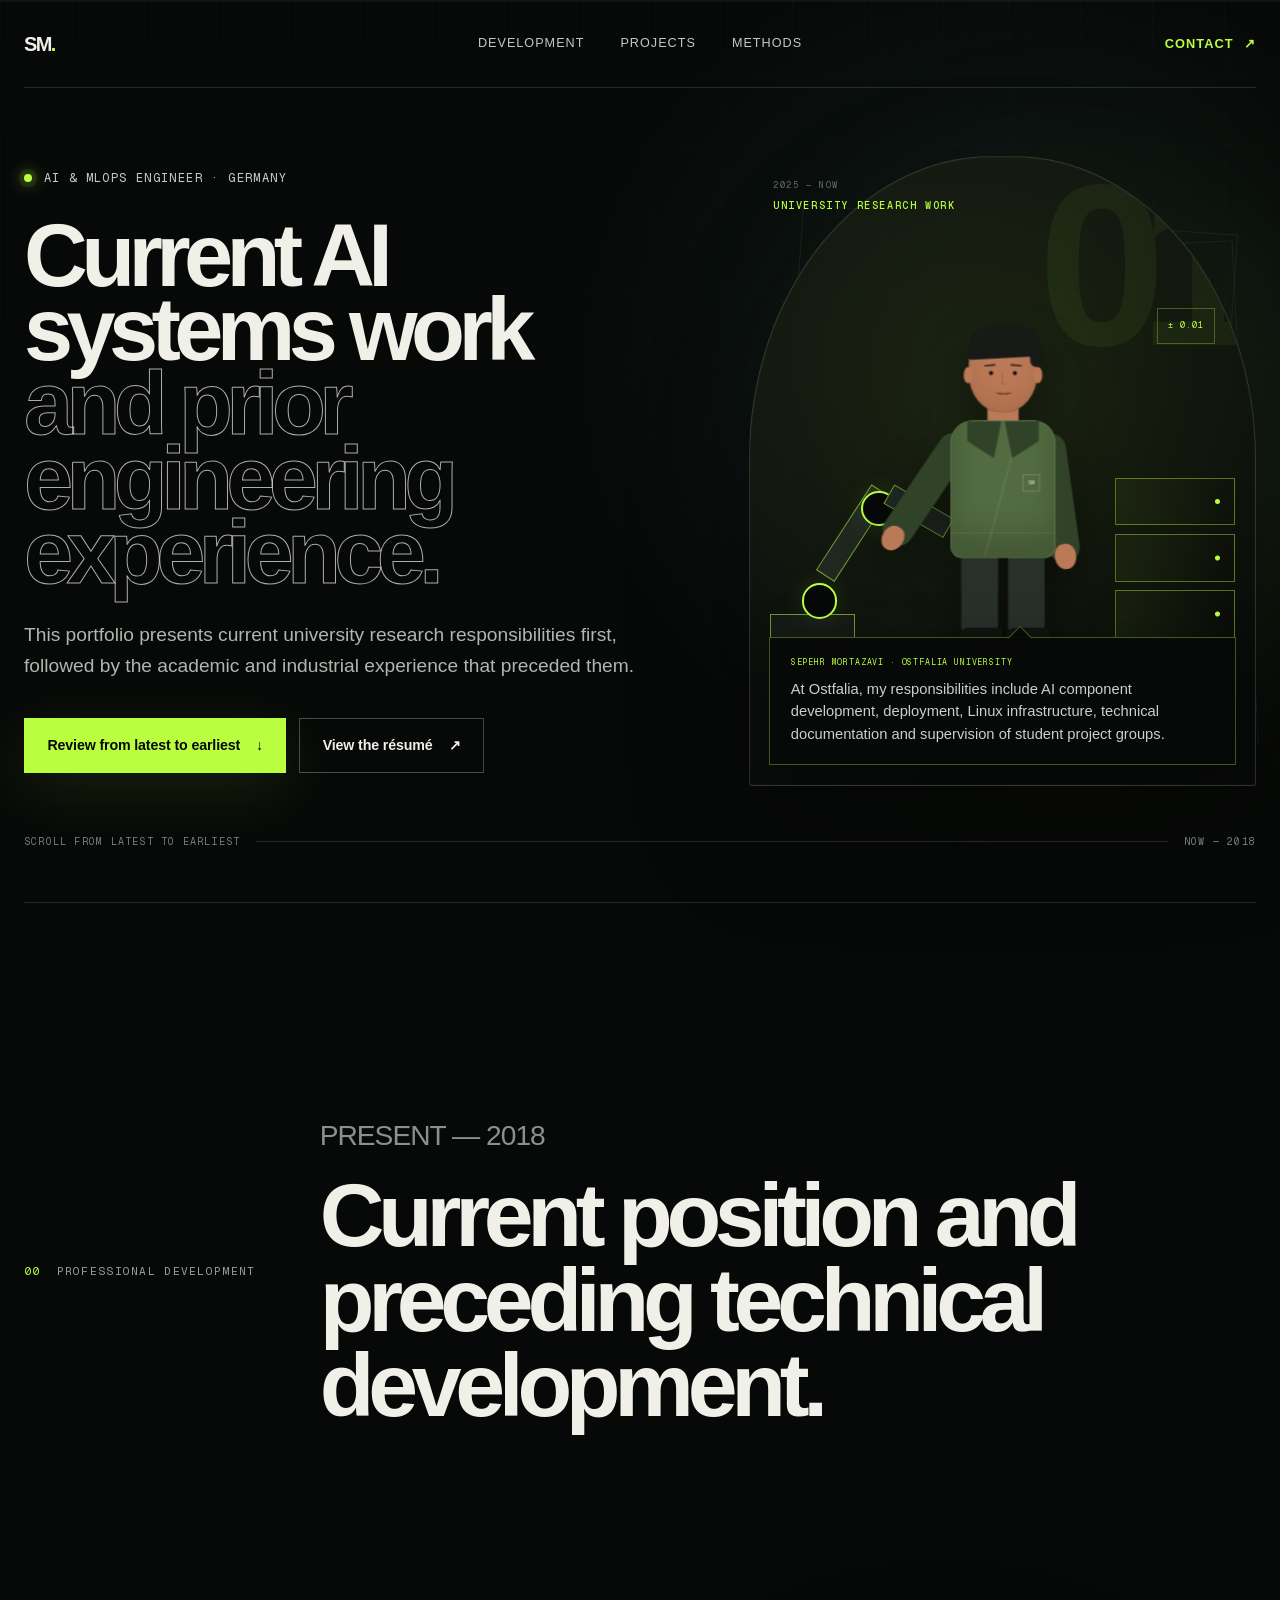
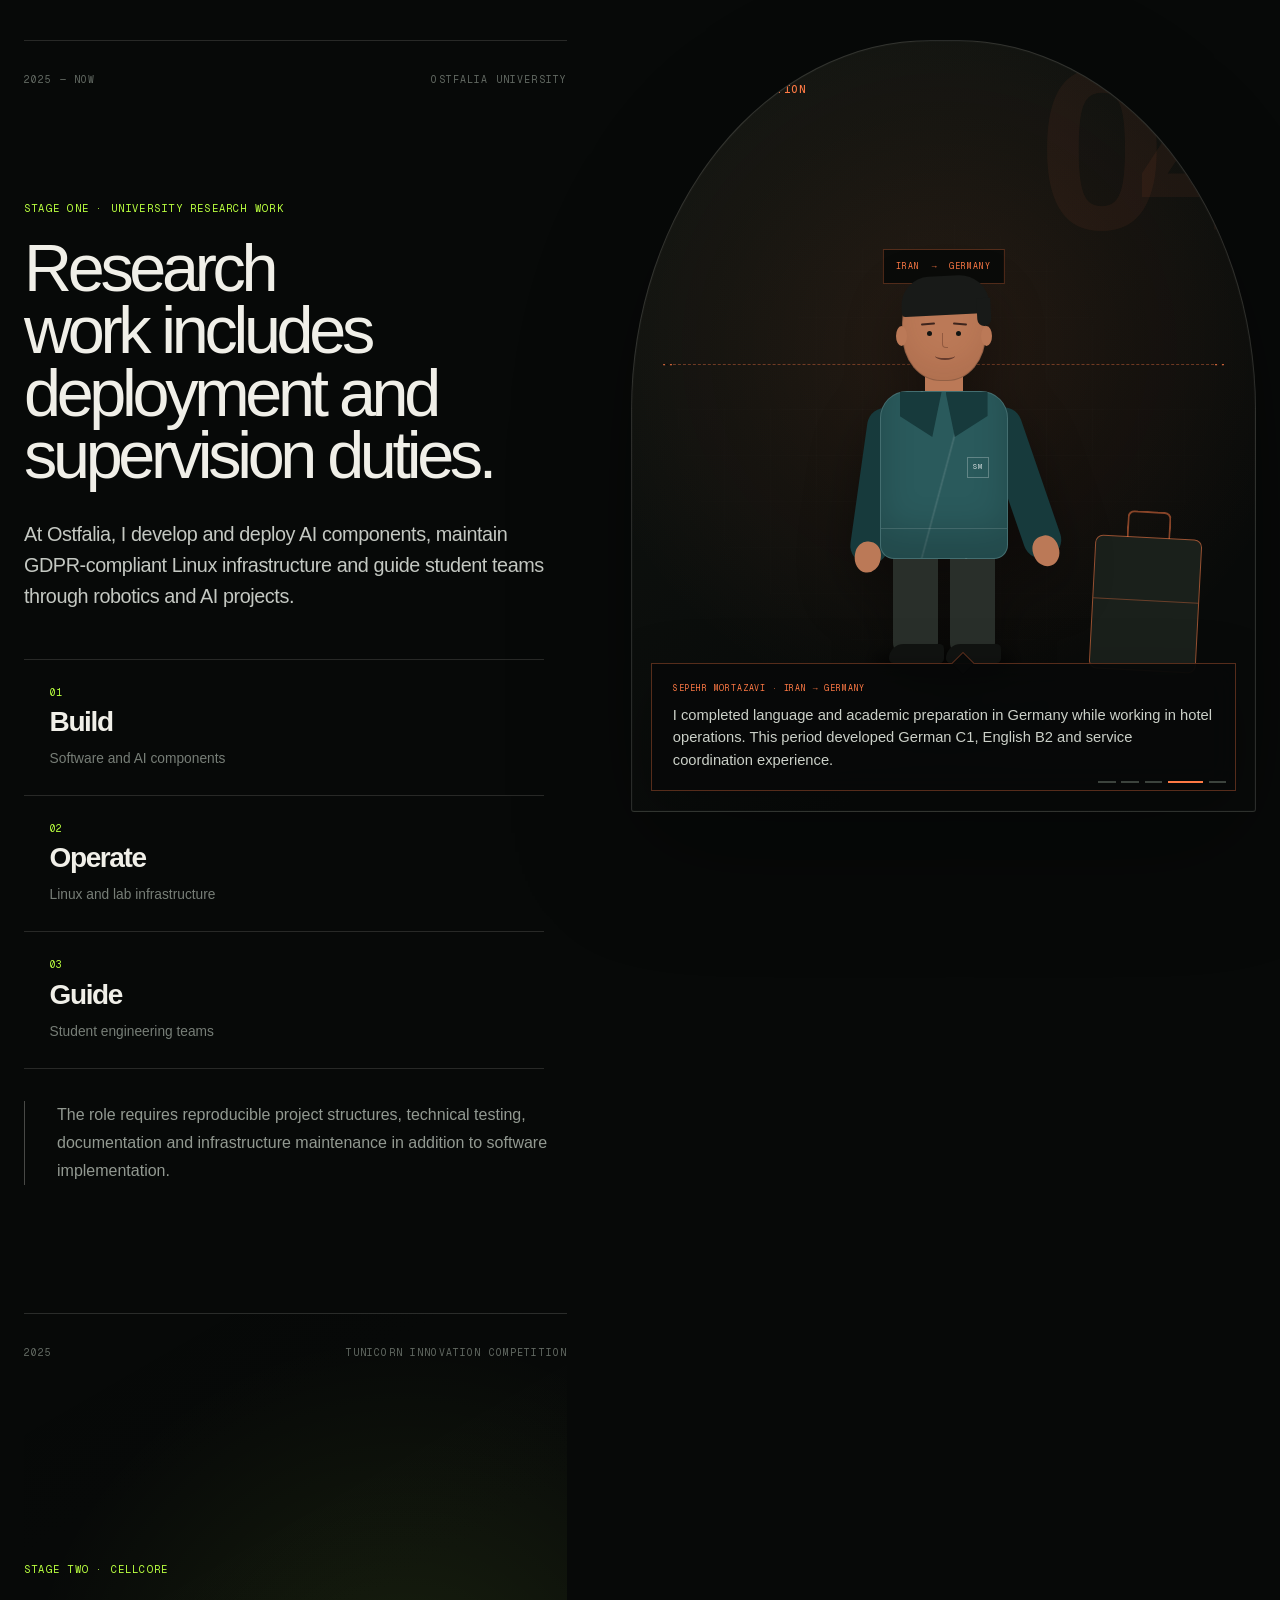
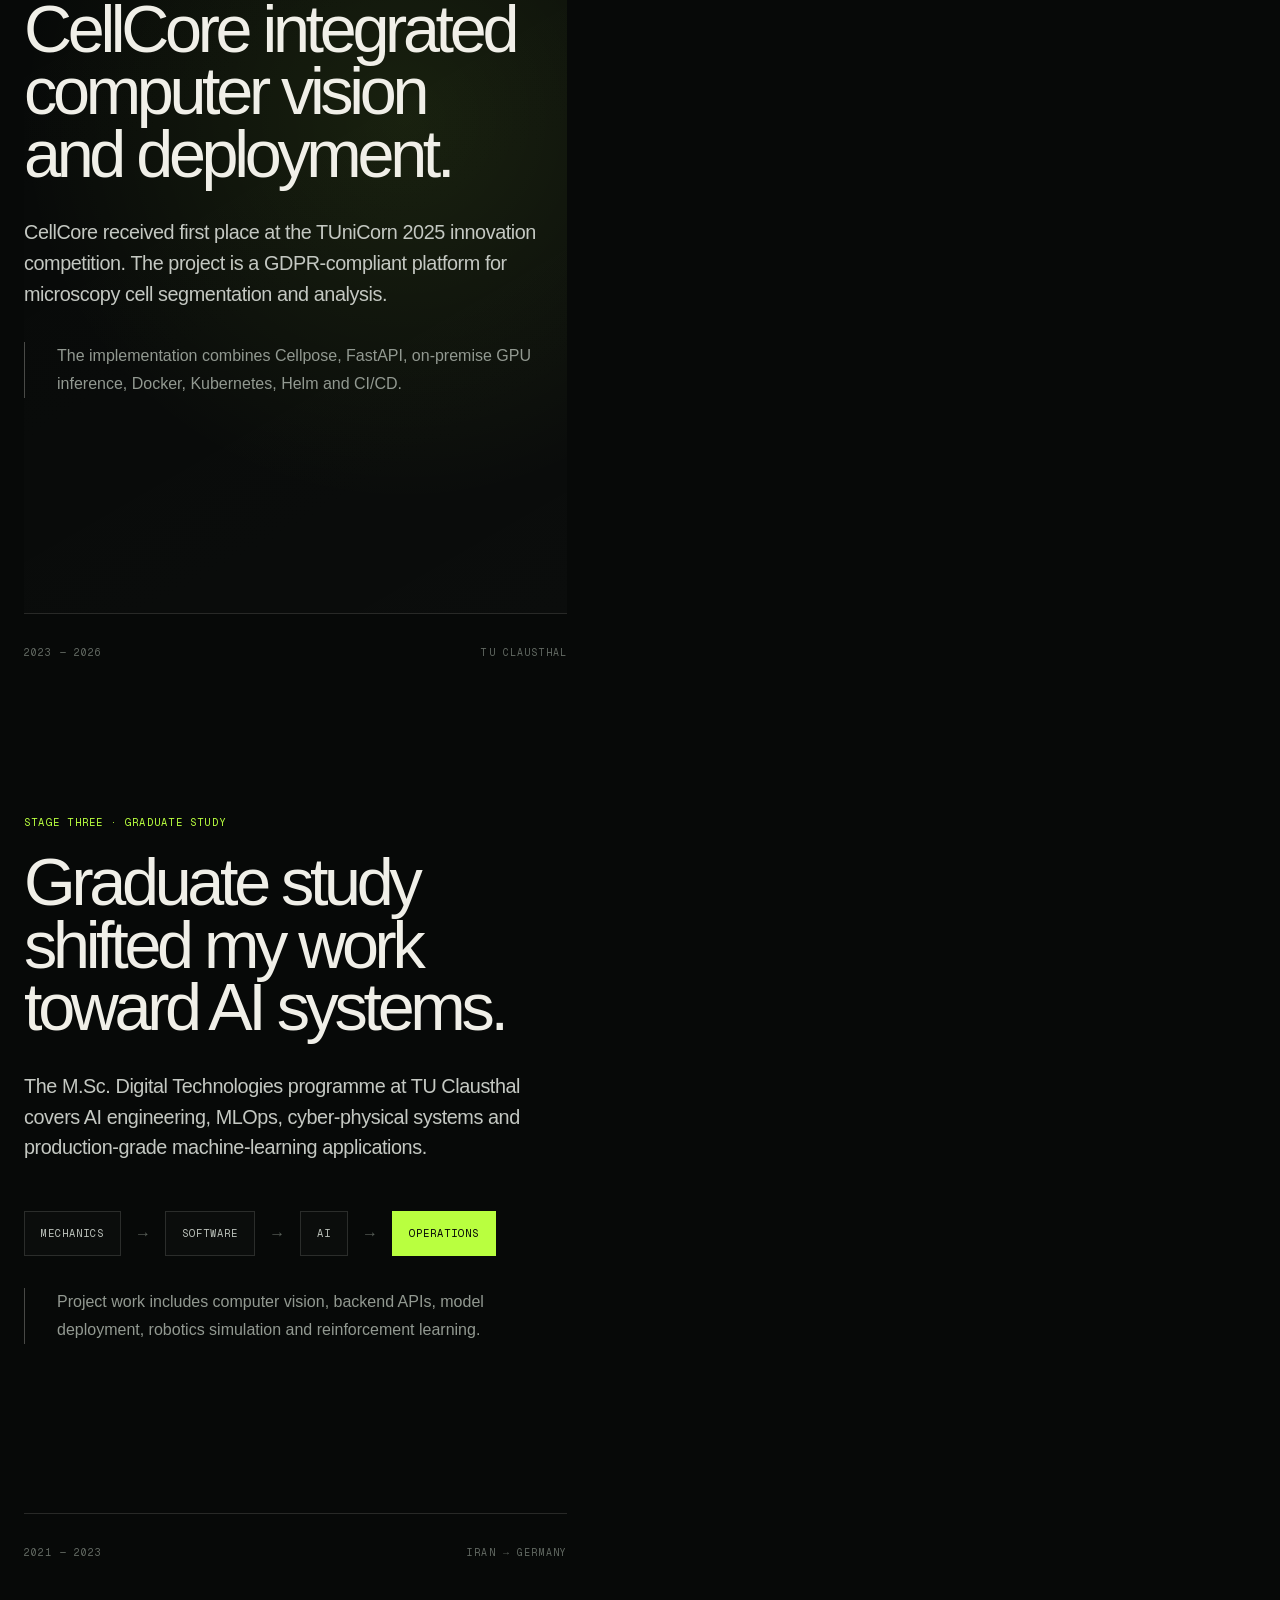
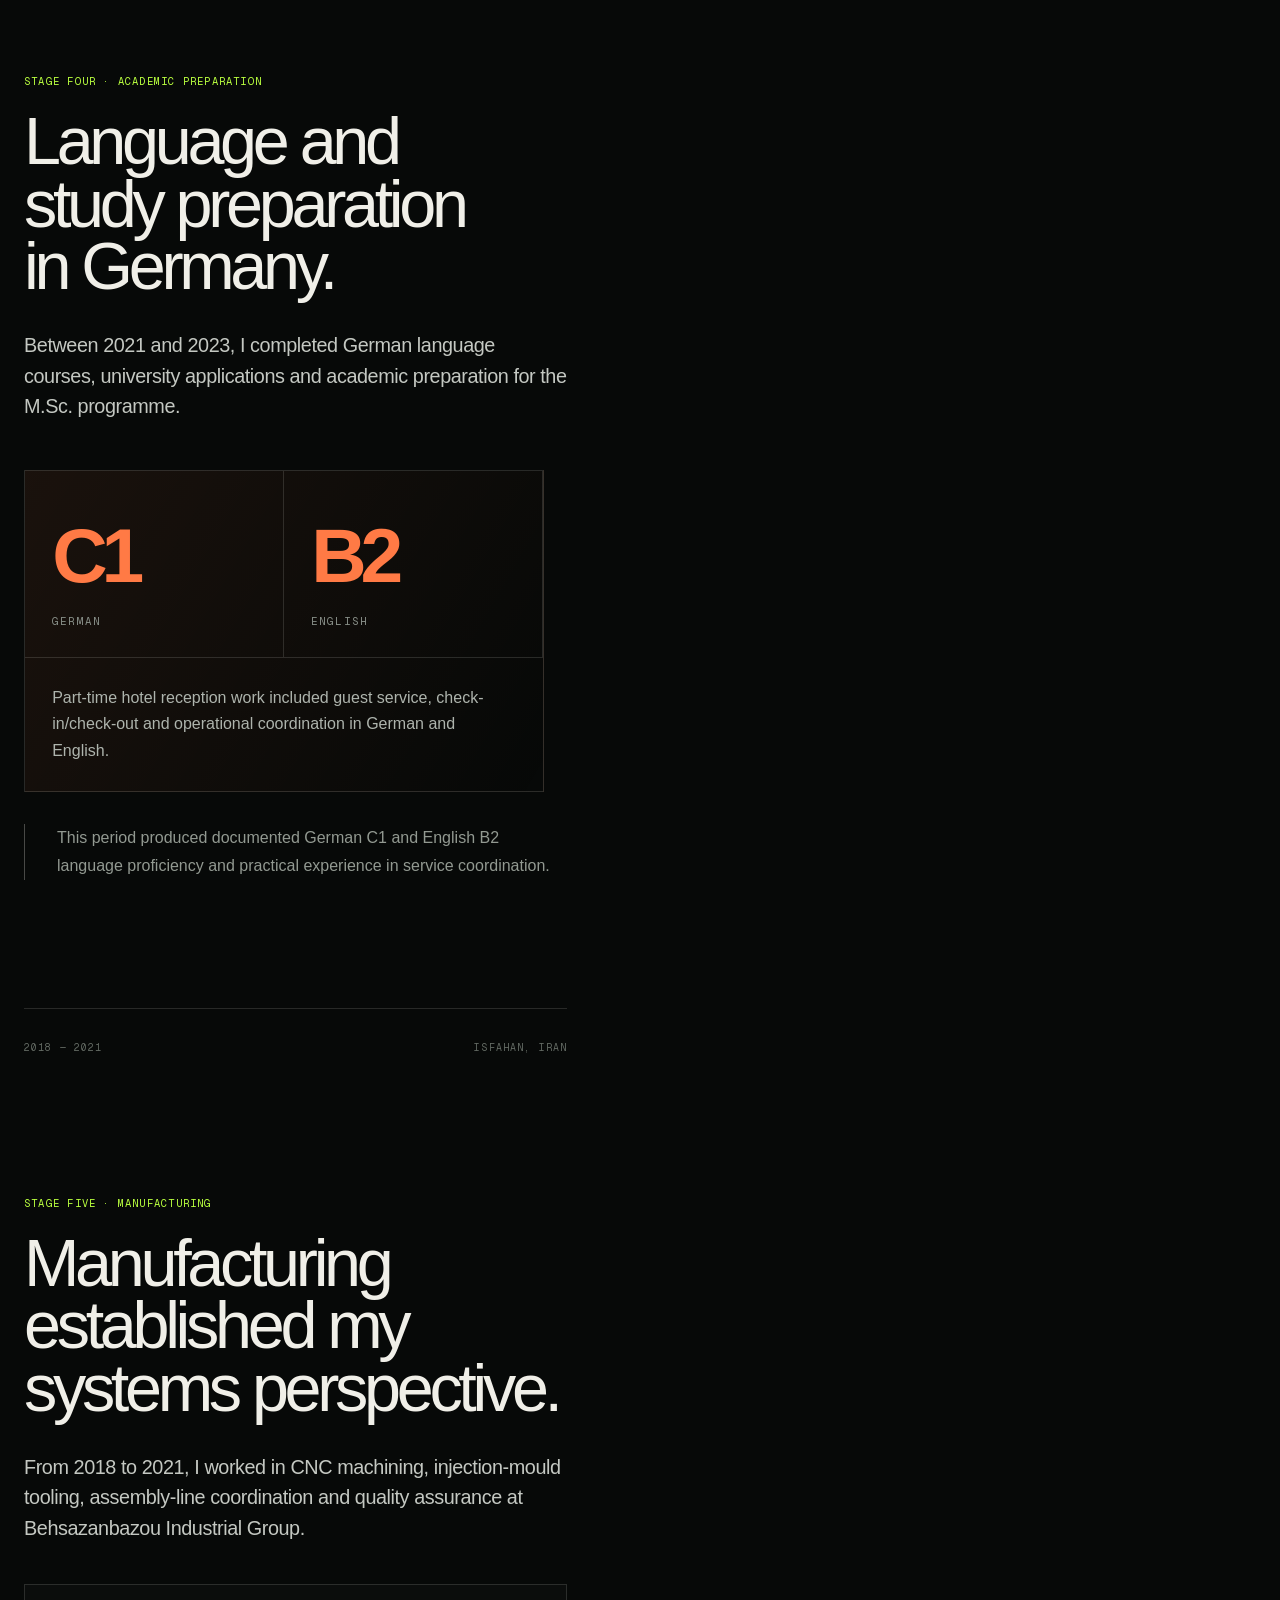
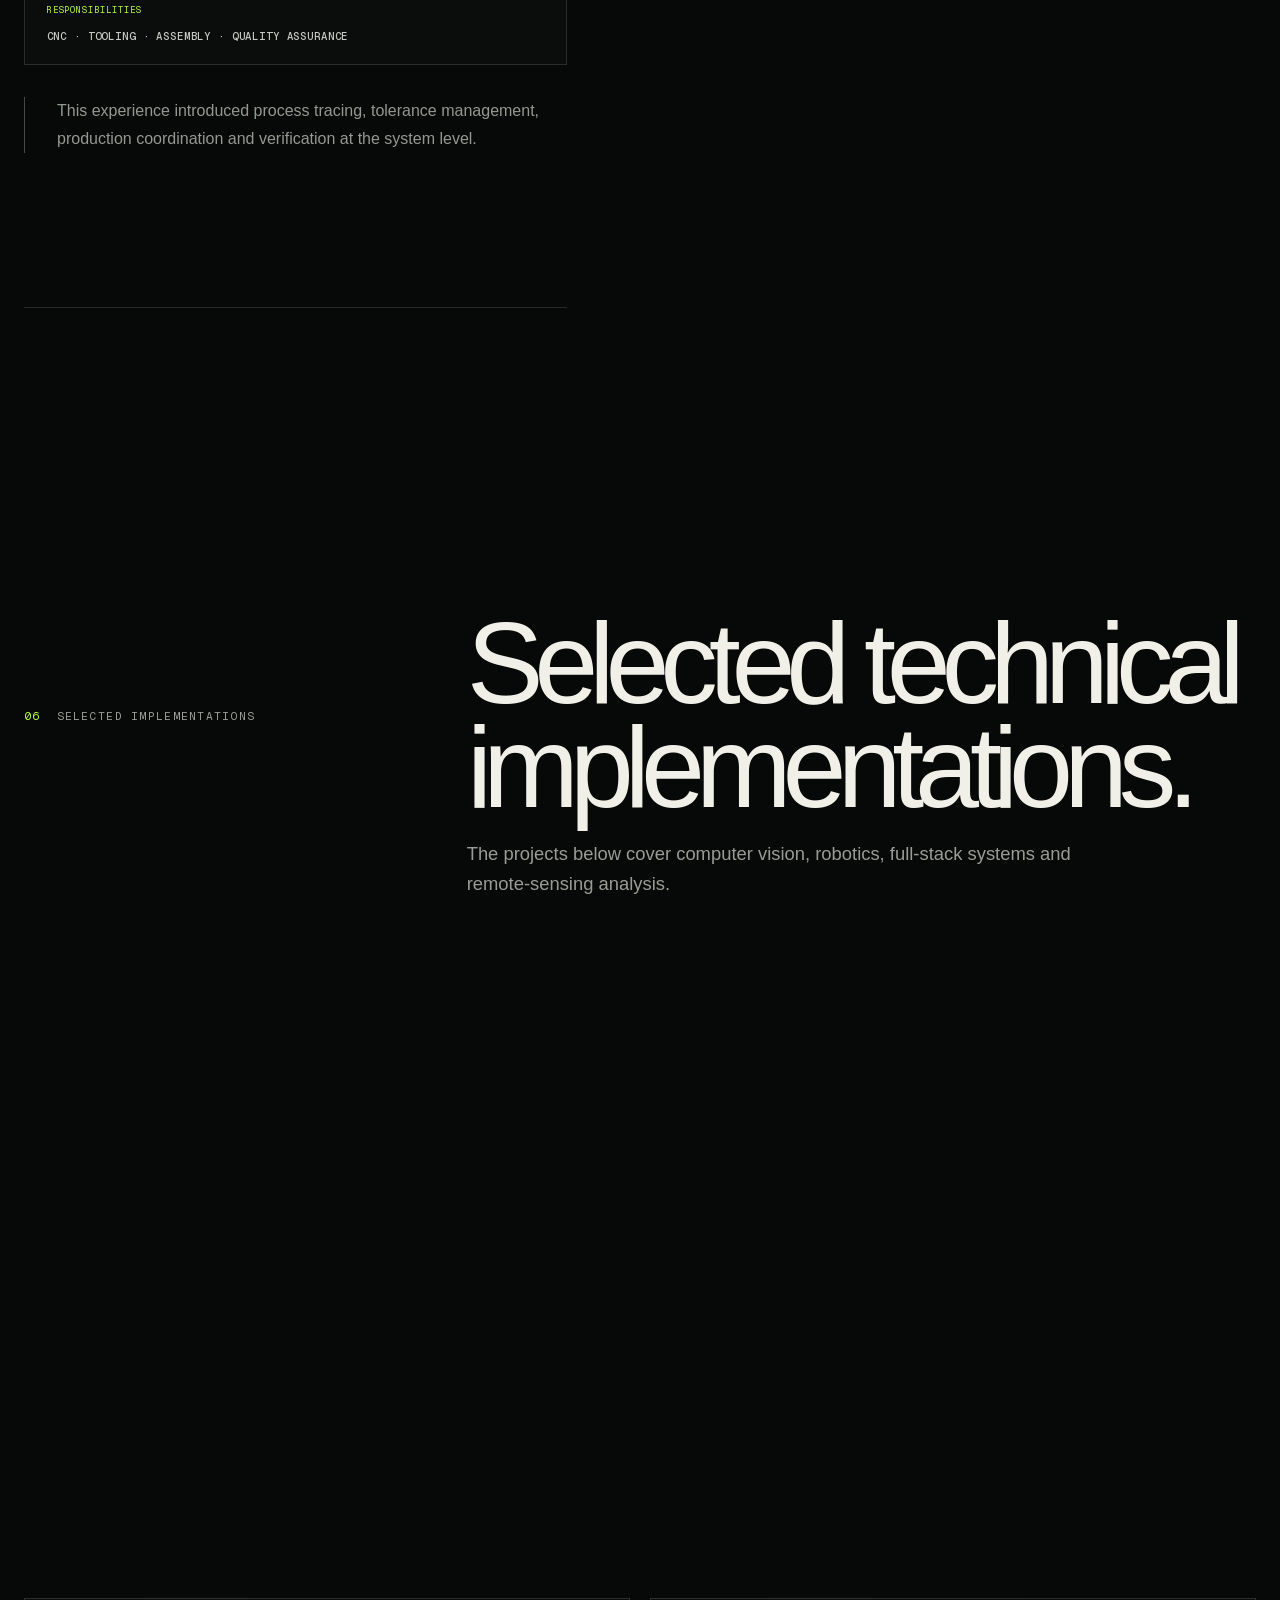
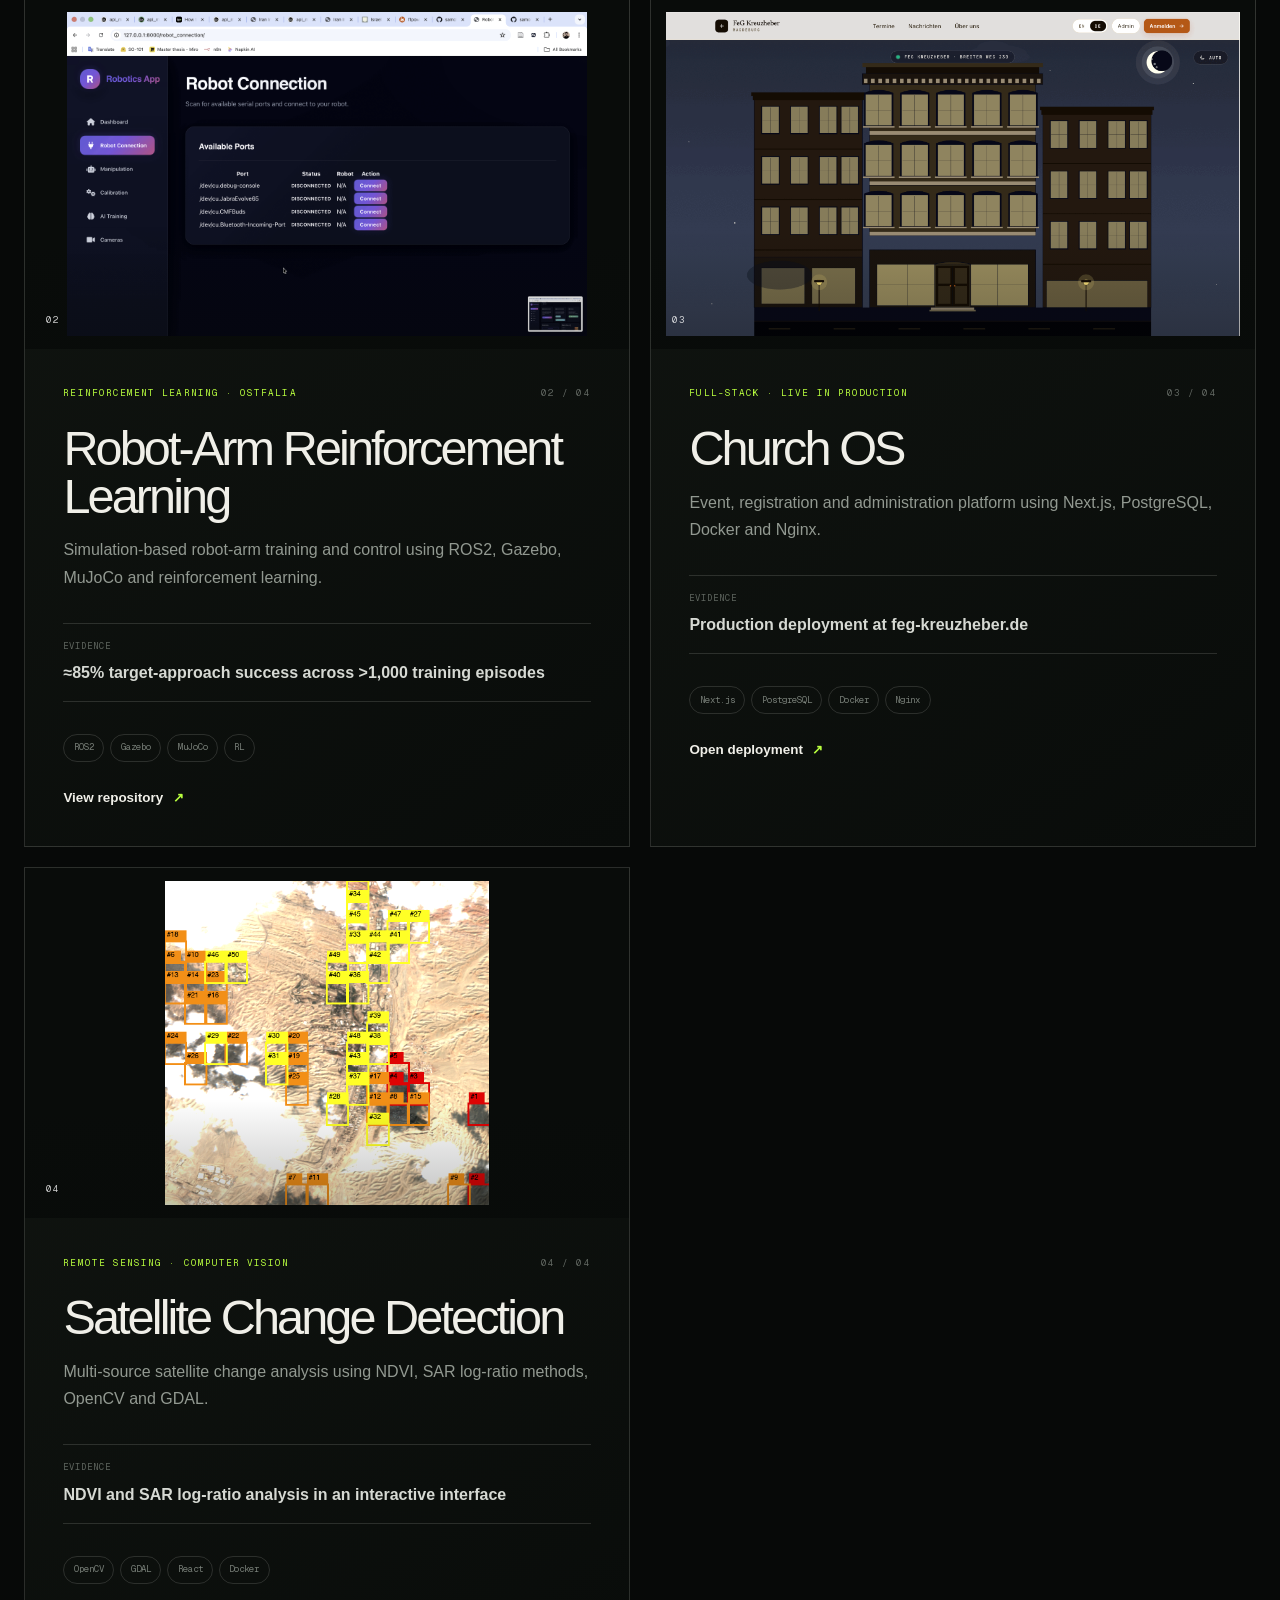
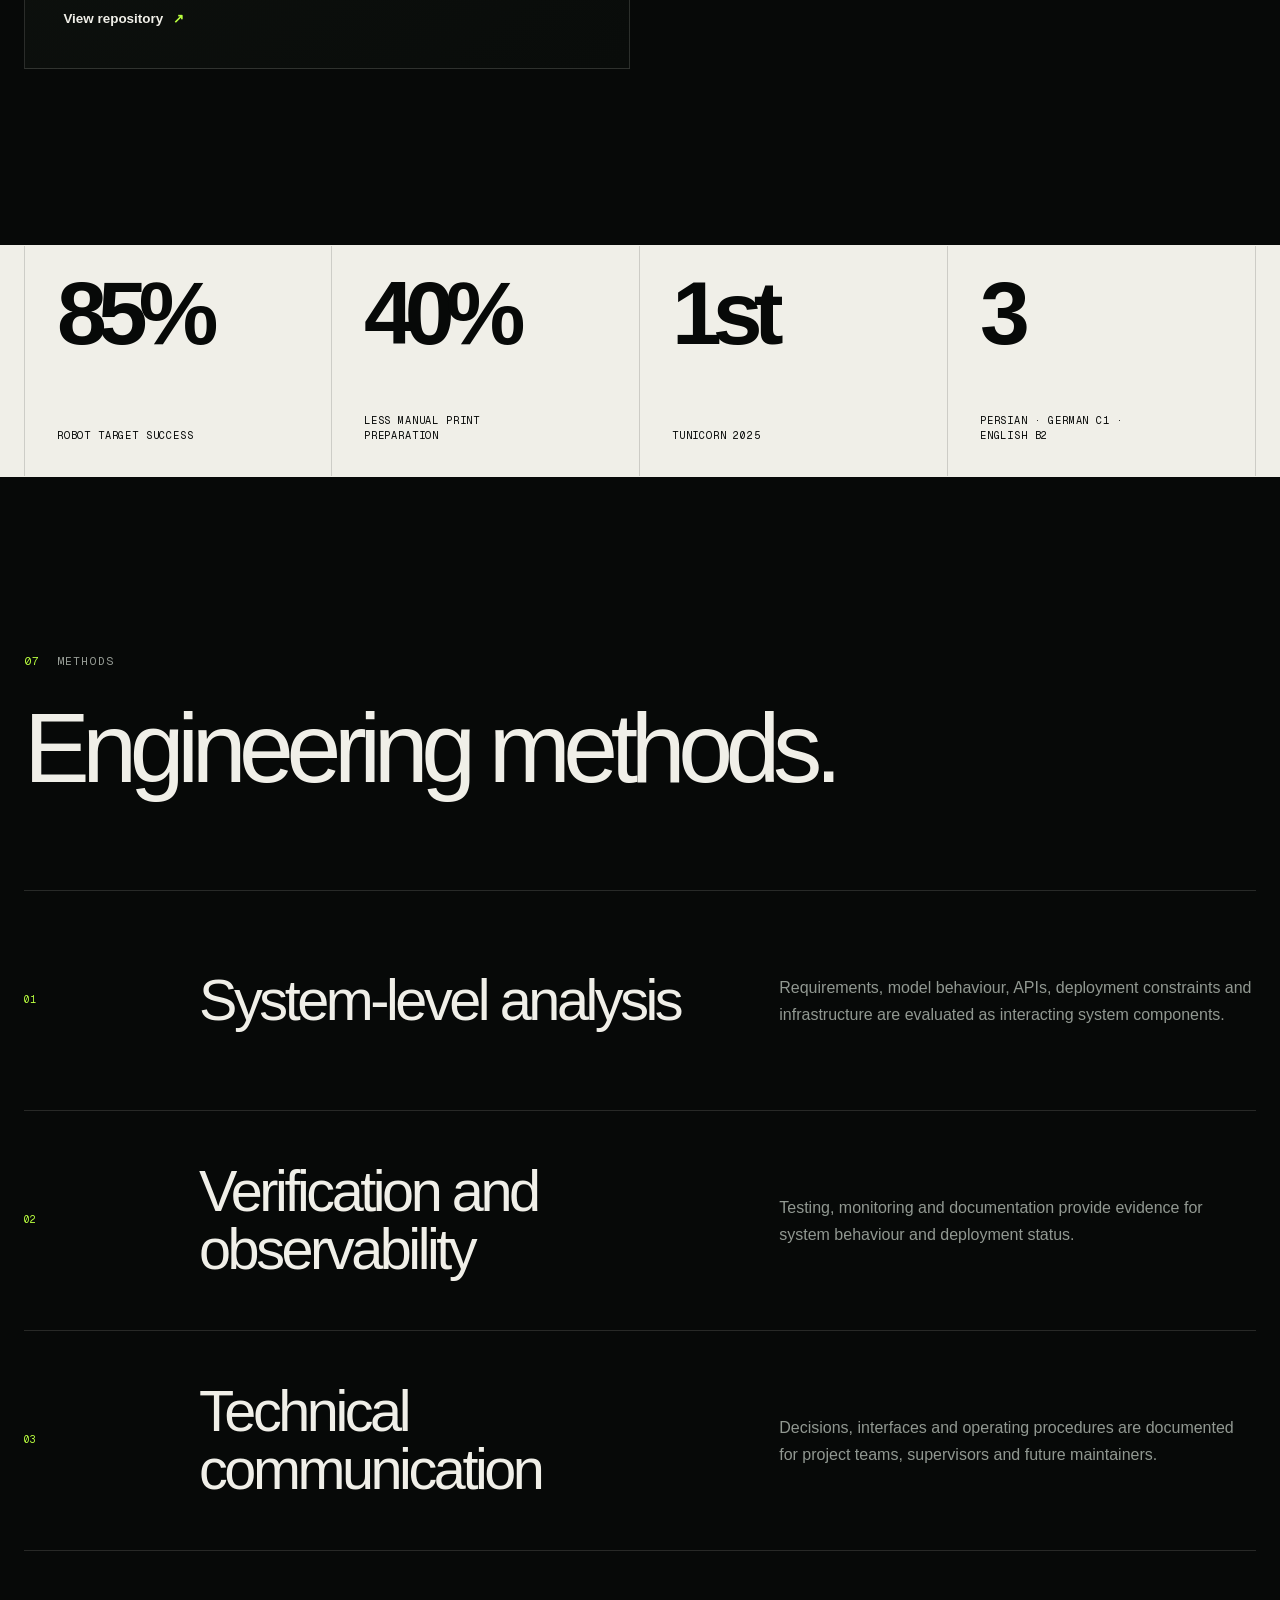
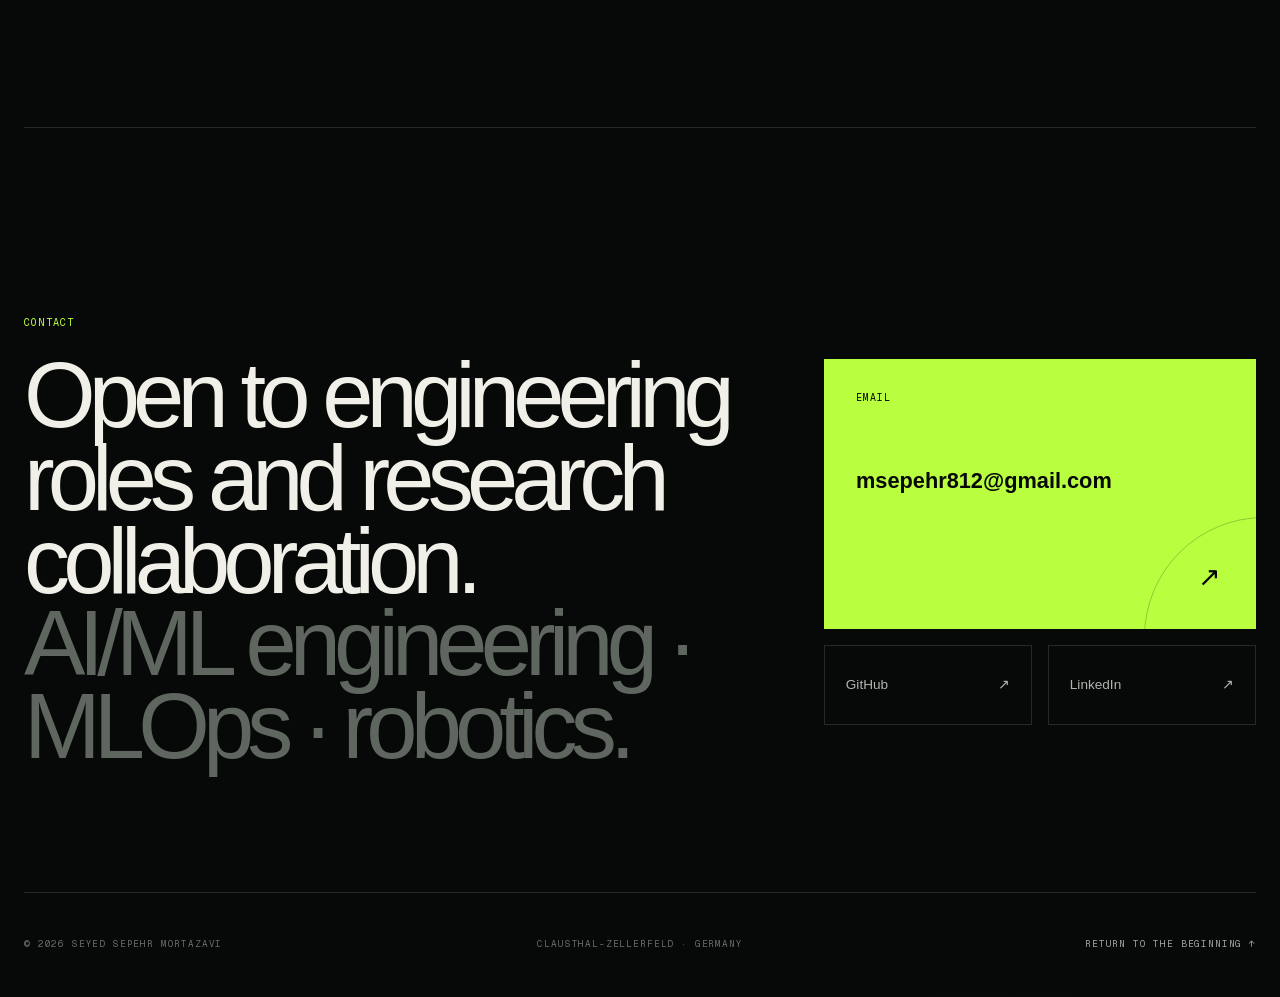
<file: index.html>
<!DOCTYPE html><html lang="en"><head><meta charSet="utf-8"/><meta name="viewport" content="width=device-width, initial-scale=1"/><link rel="preload" href="/_next/static/media/797e433ab948586e-s.p.08e28id.o-okb.woff2" as="font" crossorigin="" type="font/woff2"/><link rel="preload" href="/_next/static/media/caa3a2e1cccd8315-s.p.09~u27dqhyhd6.woff2" as="font" crossorigin="" type="font/woff2"/><link rel="preload" as="image" href="/projects/cell-segmentation.png"/><link rel="preload" as="image" href="/projects/robotics-dashboard.png"/><link rel="preload" as="image" href="/projects/church-os.png"/><link rel="preload" as="image" href="/projects/change-detection.png"/><link rel="stylesheet" href="/_next/static/chunks/0p04e_r5b23~h.css" data-precedence="next"/><link rel="preload" as="script" fetchPriority="low" href="/_next/static/chunks/0ht900cau6_ur.js"/><script src="/_next/static/chunks/0r8nt2o8muejo.js" async=""></script><script src="/_next/static/chunks/07lhk_q6pmm3r.js" async=""></script><script src="/_next/static/chunks/turbopack-05c8c~j12fn14.js" async=""></script><script src="/_next/static/chunks/0dbhjjzl8qfwv.js" async=""></script><script src="/_next/static/chunks/0h6rwz3ceubw8.js" async=""></script><meta name="next-size-adjust" content=""/><title>Seyed Sepehr Mortazavi — AI &amp; MLOps Engineer</title><meta name="description" content="Professional and academic portfolio covering AI engineering, MLOps, computer vision, robotics and deployment."/><meta property="og:title" content="Seyed Sepehr Mortazavi — AI &amp; MLOps Engineer"/><meta property="og:description" content="Professional and academic portfolio covering AI engineering, MLOps, computer vision, robotics and deployment."/><meta property="og:url" content="https://sepehrmortazavi.github.io"/><meta property="og:image" content="https://sepehrmortazavi.github.io/og.png"/><meta property="og:image:width" content="1693"/><meta property="og:image:height" content="929"/><meta property="og:image:alt" content="Engineering trajectory from manufacturing to AI systems."/><meta property="og:type" content="website"/><meta name="twitter:card" content="summary_large_image"/><meta name="twitter:title" content="Seyed Sepehr Mortazavi — AI &amp; MLOps Engineer"/><meta name="twitter:description" content="Professional and academic portfolio covering AI engineering, MLOps, computer vision, robotics and deployment."/><meta name="twitter:image" content="https://sepehrmortazavi.github.io/og.png"/><link rel="shortcut icon" href="/favicon.svg"/><link rel="icon" href="/favicon.svg"/><script src="/_next/static/chunks/03~yq9q893hmn.js" noModule=""></script></head><body class="geist_a71539c9-module__T19VSG__variable geist_mono_8d43a2aa-module__8Li5zG__variable"><div hidden=""><!--$--><!--/$--></div><main id="top"><a class="skip-link" href="#story">Skip to professional development</a><div class="scroll-meter" aria-hidden="true"><span></span></div><header class="site-header"><a class="monogram" href="#top" aria-label="Back to the beginning">SM<span>.</span></a><nav aria-label="Primary navigation"><a href="#story">Development</a><a href="#work">Projects</a><a href="#principles">Methods</a></nav><a class="header-contact" href="#contact">Contact <span aria-hidden="true">↗</span></a></header><section class="hero" aria-labelledby="hero-title"><div class="hero-grid" aria-hidden="true"></div><div class="hero-glow" aria-hidden="true"></div><div class="hero-copy"><div class="hero-kicker reveal-now"><span class="availability-dot"></span>AI &amp; MLOps Engineer · Germany</div><h1 id="hero-title" class="reveal-now reveal-delay-1">Current AI systems work<span>and prior engineering experience.</span></h1><p class="hero-lede reveal-now reveal-delay-2">This portfolio presents current university research responsibilities first, followed by the academic and industrial experience that preceded them.</p><div class="hero-actions reveal-now reveal-delay-3"><a class="button button-primary" href="#story">Review from latest to earliest <span aria-hidden="true">↓</span></a><a class="button button-ghost" href="/Sepehr-Mortazavi-CV.pdf" target="_blank" rel="noreferrer">View the résumé <span aria-hidden="true">↗</span></a></div></div><div class="hero-character-wrap reveal-now reveal-delay-2"><div class="character-theatre theatre-3 hero-theatre" style="--scene:0"><div class="theatre-grid" aria-hidden="true"></div><div class="theatre-number" aria-hidden="true">0<!-- -->1</div><div class="theatre-role"><span>2025 — NOW</span><strong>UNIVERSITY RESEARCH WORK</strong></div><div class="scene-props props-3" aria-hidden="true"><div class="factory-gear gear-a"></div><div class="factory-gear gear-b"></div><div class="factory-gauge">± 0.01</div><div class="travel-route"><span></span><i></i></div><div class="travel-sign">IRAN  →  GERMANY</div><div class="travel-case"><span></span></div><div class="learning-orbit orbit-python">PY</div><div class="learning-orbit orbit-vision">CV</div><div class="learning-orbit orbit-api">API</div><div class="learning-orbit orbit-ops">OPS</div><div class="robot-arm"><span class="robot-base"></span><span class="robot-joint joint-a"></span><span class="robot-bone bone-a"></span><span class="robot-joint joint-b"></span><span class="robot-bone bone-b"></span><span class="robot-claw"></span></div><div class="server-stack"><span></span><span></span><span></span></div><div class="character-trophy"><strong>1</strong><span>ST</span></div><div class="celebration-ray ray-a"></div><div class="celebration-ray ray-b"></div><div class="celebration-ray ray-c"></div></div><div class="character-figure character-3" aria-hidden="true"><div class="character-shadow"></div><div class="character-head"><span class="character-hair"></span><span class="character-brow brow-left"></span><span class="character-brow brow-right"></span><span class="character-eye eye-left"></span><span class="character-eye eye-right"></span><span class="character-nose"></span><span class="character-smile"></span><span class="character-ear ear-left"></span><span class="character-ear ear-right"></span></div><div class="character-neck"></div><div class="character-body"><span class="character-collar collar-left"></span><span class="character-collar collar-right"></span><span class="character-badge">SM</span><span class="character-seam"></span></div><div class="character-arm arm-left"><span class="character-hand"></span></div><div class="character-arm arm-right"><span class="character-hand"></span></div><div class="character-leg leg-left"><span class="character-shoe"></span></div><div class="character-leg leg-right"><span class="character-shoe"></span></div></div><div class="character-voice"><span>SEPEHR MORTAZAVI · <!-- -->OSTFALIA UNIVERSITY</span><p>At Ostfalia, my responsibilities include AI component development, deployment, Linux infrastructure, technical documentation and supervision of student project groups.</p></div></div></div><div class="hero-foot reveal-now reveal-delay-3"><span>Scroll from latest to earliest</span><span class="scroll-line" aria-hidden="true"></span><span>NOW — 2018</span></div></section><section class="story-intro section-shell" id="story"><div class="section-label" data-reveal="true"><span>00</span> PROFESSIONAL DEVELOPMENT</div><div class="intro-statement" data-reveal="true"><p>PRESENT — 2018</p><h2>Current position and preceding technical development.</h2></div></section><section class="story character-story section-shell" aria-label="Reverse chronological professional and academic development"><div class="chapter-feed"><article class="story-chapter" id="responsibility" data-chapter="0" data-reveal="true"><div class="chapter-meta"><span>2025 — NOW</span><span>OSTFALIA UNIVERSITY</span></div><p class="chapter-overline">STAGE ONE · UNIVERSITY RESEARCH WORK</p><h3>Research work includes deployment and supervision duties.</h3><p class="chapter-lede">At Ostfalia, I develop and deploy AI components, maintain GDPR-compliant Linux infrastructure and guide student teams through robotics and AI projects.</p><div class="responsibility-grid"><div><span>01</span><strong>Build</strong><p>Software and AI components</p></div><div><span>02</span><strong>Operate</strong><p>Linux and lab infrastructure</p></div><div><span>03</span><strong>Guide</strong><p>Student engineering teams</p></div></div><p class="chapter-body">The role requires reproducible project structures, technical testing, documentation and infrastructure maintenance in addition to software implementation.</p></article><article class="story-chapter signal-chapter" id="signal" data-chapter="1" data-reveal="true"><div class="chapter-meta"><span>2025</span><span>TUNICORN INNOVATION COMPETITION</span></div><p class="chapter-overline">STAGE TWO · CELLCORE</p><h3>CellCore integrated computer vision and deployment.</h3><p class="chapter-lede">CellCore received first place at the TUniCorn 2025 innovation competition. The project is a GDPR-compliant platform for microscopy cell segmentation and analysis.</p><p class="chapter-body">The implementation combines Cellpose, FastAPI, on-premise GPU inference, Docker, Kubernetes, Helm and CI/CD.</p></article><article class="story-chapter" id="shift" data-chapter="2" data-reveal="true"><div class="chapter-meta"><span>2023 — 2026</span><span>TU CLAUSTHAL</span></div><p class="chapter-overline">STAGE THREE · GRADUATE STUDY</p><h3>Graduate study shifted my work toward AI systems.</h3><p class="chapter-lede">The M.Sc. Digital Technologies programme at TU Clausthal covers AI engineering, MLOps, cyber-physical systems and production-grade machine-learning applications.</p><div class="system-stack" aria-label="A progression of engineering capabilities"><span>MECHANICS</span><i aria-hidden="true">→</i><span>SOFTWARE</span><i aria-hidden="true">→</i><span>AI</span><i aria-hidden="true">→</i><span>OPERATIONS</span></div><p class="chapter-body">Project work includes computer vision, backend APIs, model deployment, robotics simulation and reinforcement learning.</p></article><article class="story-chapter" id="crossing" data-chapter="3" data-reveal="true"><div class="chapter-meta"><span>2021 — 2023</span><span>IRAN → GERMANY</span></div><p class="chapter-overline">STAGE FOUR · ACADEMIC PREPARATION</p><h3>Language and study preparation in Germany.</h3><p class="chapter-lede">Between 2021 and 2023, I completed German language courses, university applications and academic preparation for the M.Sc. programme.</p><div class="language-card"><div><strong>C1</strong><span>German</span></div><div><strong>B2</strong><span>English</span></div><p>Part-time hotel reception work included guest service, check-in/check-out and operational coordination in German and English.</p></div><p class="chapter-body">This period produced documented German C1 and English B2 language proficiency and practical experience in service coordination.</p></article><article class="story-chapter" id="origin" data-chapter="4" data-reveal="true"><div class="chapter-meta"><span>2018 — 2021</span><span>ISFAHAN, IRAN</span></div><p class="chapter-overline">STAGE FIVE · MANUFACTURING</p><h3>Manufacturing established my systems perspective.</h3><p class="chapter-lede">From 2018 to 2021, I worked in CNC machining, injection-mould tooling, assembly-line coordination and quality assurance at Behsazanbazou Industrial Group.</p><div class="chapter-evidence"><span>RESPONSIBILITIES</span><strong>CNC · TOOLING · ASSEMBLY · QUALITY ASSURANCE</strong></div><p class="chapter-body">This experience introduced process tracing, tolerance management, production coordination and verification at the system level.</p></article></div><aside class="character-stage-wrap" aria-label="Stage-specific character illustration and factual summary"><div class="character-theatre theatre-3 " style="--scene:0"><div class="theatre-grid" aria-hidden="true"></div><div class="theatre-number" aria-hidden="true">0<!-- -->1</div><div class="theatre-role"><span>2025 — NOW</span><strong>UNIVERSITY RESEARCH WORK</strong></div><div class="scene-props props-3" aria-hidden="true"><div class="factory-gear gear-a"></div><div class="factory-gear gear-b"></div><div class="factory-gauge">± 0.01</div><div class="travel-route"><span></span><i></i></div><div class="travel-sign">IRAN  →  GERMANY</div><div class="travel-case"><span></span></div><div class="learning-orbit orbit-python">PY</div><div class="learning-orbit orbit-vision">CV</div><div class="learning-orbit orbit-api">API</div><div class="learning-orbit orbit-ops">OPS</div><div class="robot-arm"><span class="robot-base"></span><span class="robot-joint joint-a"></span><span class="robot-bone bone-a"></span><span class="robot-joint joint-b"></span><span class="robot-bone bone-b"></span><span class="robot-claw"></span></div><div class="server-stack"><span></span><span></span><span></span></div><div class="character-trophy"><strong>1</strong><span>ST</span></div><div class="celebration-ray ray-a"></div><div class="celebration-ray ray-b"></div><div class="celebration-ray ray-c"></div></div><div class="character-figure character-3" aria-hidden="true"><div class="character-shadow"></div><div class="character-head"><span class="character-hair"></span><span class="character-brow brow-left"></span><span class="character-brow brow-right"></span><span class="character-eye eye-left"></span><span class="character-eye eye-right"></span><span class="character-nose"></span><span class="character-smile"></span><span class="character-ear ear-left"></span><span class="character-ear ear-right"></span></div><div class="character-neck"></div><div class="character-body"><span class="character-collar collar-left"></span><span class="character-collar collar-right"></span><span class="character-badge">SM</span><span class="character-seam"></span></div><div class="character-arm arm-left"><span class="character-hand"></span></div><div class="character-arm arm-right"><span class="character-hand"></span></div><div class="character-leg leg-left"><span class="character-shoe"></span></div><div class="character-leg leg-right"><span class="character-shoe"></span></div></div><div class="character-voice"><span>SEPEHR MORTAZAVI · <!-- -->OSTFALIA UNIVERSITY</span><p>At Ostfalia, my responsibilities include AI component development, deployment, Linux infrastructure, technical documentation and supervision of student project groups.</p></div><div class="theatre-progress" aria-label="Stage 1 of 5"><span class="active"></span><span class=""></span><span class=""></span><span class=""></span><span class=""></span></div></div></aside></section><section class="work section-shell" id="work"><div class="work-heading" data-reveal="true"><div class="section-label"><span>06</span> SELECTED IMPLEMENTATIONS</div><h2>Selected technical implementations.</h2><p>The projects below cover computer vision, robotics, full-stack systems and remote-sensing analysis.</p></div><div class="project-grid"><article class="project-card project-featured" data-reveal="true"><a class="project-image" href="https://github.com/SepehrMortazavi/cell_segmentation_platfoarm" target="_blank" rel="noreferrer" aria-label="View repository: CellCore"><img src="/projects/cell-segmentation.png" alt="CellCore interface showing microscopy cell segmentation and analysis"/><div class="project-image-overlay" aria-hidden="true"><span>01</span><span>OPEN PROJECT ↗</span></div></a><div class="project-copy"><div class="project-topline"><span>Master thesis · TUniCorn 1st place</span><span>01<!-- --> / 04</span></div><h3>CellCore</h3><p>GDPR-compliant microscopy analysis using Cellpose, FastAPI, on-premise GPU inference, Kubernetes and Helm.</p><div class="project-outcome"><span>EVIDENCE</span><strong>On-premise GPU inference deployed with Kubernetes and Helm</strong></div><div class="project-bottom"><ul aria-label="CellCore technologies"><li>Cellpose</li><li>FastAPI</li><li>Kubernetes</li><li>Helm</li></ul><a href="https://github.com/SepehrMortazavi/cell_segmentation_platfoarm" target="_blank" rel="noreferrer">View repository<!-- --> <span aria-hidden="true">↗</span></a></div></div></article><article class="project-card " data-reveal="true"><a class="project-image" href="https://github.com/SepehrMortazavi/robotics_app" target="_blank" rel="noreferrer" aria-label="View repository: Robot-Arm Reinforcement Learning"><img src="/projects/robotics-dashboard.png" alt="Robotics control interface for connecting and operating a robot arm"/><div class="project-image-overlay" aria-hidden="true"><span>02</span><span>OPEN PROJECT ↗</span></div></a><div class="project-copy"><div class="project-topline"><span>Reinforcement learning · Ostfalia</span><span>02<!-- --> / 04</span></div><h3>Robot-Arm Reinforcement Learning</h3><p>Simulation-based robot-arm training and control using ROS2, Gazebo, MuJoCo and reinforcement learning.</p><div class="project-outcome"><span>EVIDENCE</span><strong>≈85% target-approach success across &gt;1,000 training episodes</strong></div><div class="project-bottom"><ul aria-label="Robot-Arm Reinforcement Learning technologies"><li>ROS2</li><li>Gazebo</li><li>MuJoCo</li><li>RL</li></ul><a href="https://github.com/SepehrMortazavi/robotics_app" target="_blank" rel="noreferrer">View repository<!-- --> <span aria-hidden="true">↗</span></a></div></div></article><article class="project-card " data-reveal="true"><a class="project-image" href="https://feg-kreuzheber.de" target="_blank" rel="noreferrer" aria-label="Open deployment: Church OS"><img src="/projects/church-os.png" alt="FeG Kreuzheber website showing the illustrated church at night"/><div class="project-image-overlay" aria-hidden="true"><span>03</span><span>OPEN PROJECT ↗</span></div></a><div class="project-copy"><div class="project-topline"><span>Full-stack · Live in production</span><span>03<!-- --> / 04</span></div><h3>Church OS</h3><p>Event, registration and administration platform using Next.js, PostgreSQL, Docker and Nginx.</p><div class="project-outcome"><span>EVIDENCE</span><strong>Production deployment at feg-kreuzheber.de</strong></div><div class="project-bottom"><ul aria-label="Church OS technologies"><li>Next.js</li><li>PostgreSQL</li><li>Docker</li><li>Nginx</li></ul><a href="https://feg-kreuzheber.de" target="_blank" rel="noreferrer">Open deployment<!-- --> <span aria-hidden="true">↗</span></a></div></div></article><article class="project-card " data-reveal="true"><a class="project-image" href="https://github.com/SepehrMortazavi/iran-damage-assessment" target="_blank" rel="noreferrer" aria-label="View repository: Satellite Change Detection"><img src="/projects/change-detection.png" alt="Satellite change detection map and result visualization"/><div class="project-image-overlay" aria-hidden="true"><span>04</span><span>OPEN PROJECT ↗</span></div></a><div class="project-copy"><div class="project-topline"><span>Remote sensing · Computer vision</span><span>04<!-- --> / 04</span></div><h3>Satellite Change Detection</h3><p>Multi-source satellite change analysis using NDVI, SAR log-ratio methods, OpenCV and GDAL.</p><div class="project-outcome"><span>EVIDENCE</span><strong>NDVI and SAR log-ratio analysis in an interactive interface</strong></div><div class="project-bottom"><ul aria-label="Satellite Change Detection technologies"><li>OpenCV</li><li>GDAL</li><li>React</li><li>Docker</li></ul><a href="https://github.com/SepehrMortazavi/iran-damage-assessment" target="_blank" rel="noreferrer">View repository<!-- --> <span aria-hidden="true">↗</span></a></div></div></article></div></section><section class="numbers" aria-label="Selected results"><div class="numbers-track"><div><strong>85%</strong><span>robot target success</span></div><div><strong>40%</strong><span>less manual print preparation</span></div><div><strong>1st</strong><span>TUniCorn 2025</span></div><div><strong>3</strong><span>Persian · German C1 · English B2</span></div></div></section><section class="principles section-shell" id="principles"><div class="principles-heading" data-reveal="true"><div class="section-label"><span>07</span> METHODS</div><h2>Engineering methods.</h2></div><div class="principle-list"><article data-reveal="true"><span>01</span><h3>System-level analysis</h3><p>Requirements, model behaviour, APIs, deployment constraints and infrastructure are evaluated as interacting system components.</p></article><article data-reveal="true"><span>02</span><h3>Verification and observability</h3><p>Testing, monitoring and documentation provide evidence for system behaviour and deployment status.</p></article><article data-reveal="true"><span>03</span><h3>Technical communication</h3><p>Decisions, interfaces and operating procedures are documented for project teams, supervisors and future maintainers.</p></article></div></section><section class="contact section-shell" id="contact"><div class="contact-orbit" aria-hidden="true"></div><div class="contact-copy" data-reveal="true"><p>CONTACT</p><h2>Open to engineering roles and research collaboration.<span>AI/ML engineering · MLOps · robotics.</span></h2></div><div class="contact-actions" data-reveal="true"><a class="contact-email" href="mailto:msepehr812@gmail.com"><span>EMAIL</span><strong>msepehr812@gmail.com</strong><span aria-hidden="true">↗</span></a><div class="contact-links"><a href="https://github.com/SepehrMortazavi" target="_blank" rel="noreferrer">GitHub <span aria-hidden="true">↗</span></a><a href="https://linkedin.com/in/sepehr-mortazavi/" target="_blank" rel="noreferrer">LinkedIn <span aria-hidden="true">↗</span></a></div></div></section><footer class="site-footer section-shell"><span>© 2026 Seyed Sepehr Mortazavi</span><span>CLAUSTHAL-ZELLERFELD · GERMANY</span><a href="#top">Return to the beginning ↑</a></footer></main><!--$--><!--/$--><script src="/_next/static/chunks/0ht900cau6_ur.js" id="_R_" async=""></script><script>(self.__next_f=self.__next_f||[]).push([0])</script><script>self.__next_f.push([1,"1:\"$Sreact.fragment\"\n2:I[39756,[\"/_next/static/chunks/0dbhjjzl8qfwv.js\"],\"default\"]\n3:I[37457,[\"/_next/static/chunks/0dbhjjzl8qfwv.js\"],\"default\"]\n4:I[47257,[\"/_next/static/chunks/0dbhjjzl8qfwv.js\"],\"ClientPageRoot\"]\n5:I[31713,[\"/_next/static/chunks/0dbhjjzl8qfwv.js\",\"/_next/static/chunks/0h6rwz3ceubw8.js\"],\"default\"]\n8:I[97367,[\"/_next/static/chunks/0dbhjjzl8qfwv.js\"],\"OutletBoundary\"]\n9:\"$Sreact.suspense\"\nb:I[97367,[\"/_next/static/chunks/0dbhjjzl8qfwv.js\"],\"ViewportBoundary\"]\nd:I[97367,[\"/_next/static/chunks/0dbhjjzl8qfwv.js\"],\"MetadataBoundary\"]\nf:I[68027,[\"/_next/static/chunks/0dbhjjzl8qfwv.js\"],\"default\",1]\n:HL[\"/_next/static/chunks/0p04e_r5b23~h.css\",\"style\"]\n:HL[\"/_next/static/media/797e433ab948586e-s.p.08e28id.o-okb.woff2\",\"font\",{\"crossOrigin\":\"\",\"type\":\"font/woff2\"}]\n:HL[\"/_next/static/media/caa3a2e1cccd8315-s.p.09~u27dqhyhd6.woff2\",\"font\",{\"crossOrigin\":\"\",\"type\":\"font/woff2\"}]\n"])</script><script>self.__next_f.push([1,"0:{\"P\":null,\"c\":[\"\",\"\"],\"q\":\"\",\"i\":false,\"f\":[[[\"\",{\"children\":[\"__PAGE__\",{}]},\"$undefined\",\"$undefined\",16],[[\"$\",\"$1\",\"c\",{\"children\":[[[\"$\",\"link\",\"0\",{\"rel\":\"stylesheet\",\"href\":\"/_next/static/chunks/0p04e_r5b23~h.css\",\"precedence\":\"next\",\"crossOrigin\":\"$undefined\",\"nonce\":\"$undefined\"}],[\"$\",\"script\",\"script-0\",{\"src\":\"/_next/static/chunks/0dbhjjzl8qfwv.js\",\"async\":true,\"nonce\":\"$undefined\"}]],[\"$\",\"html\",null,{\"lang\":\"en\",\"children\":[\"$\",\"body\",null,{\"className\":\"geist_a71539c9-module__T19VSG__variable geist_mono_8d43a2aa-module__8Li5zG__variable\",\"children\":[\"$\",\"$L2\",null,{\"parallelRouterKey\":\"children\",\"error\":\"$undefined\",\"errorStyles\":\"$undefined\",\"errorScripts\":\"$undefined\",\"template\":[\"$\",\"$L3\",null,{}],\"templateStyles\":\"$undefined\",\"templateScripts\":\"$undefined\",\"notFound\":[[[\"$\",\"title\",null,{\"children\":\"404: This page could not be found.\"}],[\"$\",\"div\",null,{\"style\":{\"fontFamily\":\"system-ui,\\\"Segoe UI\\\",Roboto,Helvetica,Arial,sans-serif,\\\"Apple Color Emoji\\\",\\\"Segoe UI Emoji\\\"\",\"height\":\"100vh\",\"textAlign\":\"center\",\"display\":\"flex\",\"flexDirection\":\"column\",\"alignItems\":\"center\",\"justifyContent\":\"center\"},\"children\":[\"$\",\"div\",null,{\"children\":[[\"$\",\"style\",null,{\"dangerouslySetInnerHTML\":{\"__html\":\"body{color:#000;background:#fff;margin:0}.next-error-h1{border-right:1px solid rgba(0,0,0,.3)}@media (prefers-color-scheme:dark){body{color:#fff;background:#000}.next-error-h1{border-right:1px solid rgba(255,255,255,.3)}}\"}}],[\"$\",\"h1\",null,{\"className\":\"next-error-h1\",\"style\":{\"display\":\"inline-block\",\"margin\":\"0 20px 0 0\",\"padding\":\"0 23px 0 0\",\"fontSize\":24,\"fontWeight\":500,\"verticalAlign\":\"top\",\"lineHeight\":\"49px\"},\"children\":404}],[\"$\",\"div\",null,{\"style\":{\"display\":\"inline-block\"},\"children\":[\"$\",\"h2\",null,{\"style\":{\"fontSize\":14,\"fontWeight\":400,\"lineHeight\":\"49px\",\"margin\":0},\"children\":\"This page could not be found.\"}]}]]}]}]],[]],\"forbidden\":\"$undefined\",\"unauthorized\":\"$undefined\"}]}]}]]}],{\"children\":[[\"$\",\"$1\",\"c\",{\"children\":[[\"$\",\"$L4\",null,{\"Component\":\"$5\",\"serverProvidedParams\":{\"searchParams\":{},\"params\":{},\"promises\":[\"$@6\",\"$@7\"]}}],[[\"$\",\"script\",\"script-0\",{\"src\":\"/_next/static/chunks/0h6rwz3ceubw8.js\",\"async\":true,\"nonce\":\"$undefined\"}]],[\"$\",\"$L8\",null,{\"children\":[\"$\",\"$9\",null,{\"name\":\"Next.MetadataOutlet\",\"children\":\"$@a\"}]}]]}],{},null,false,null]},null,false,null],[\"$\",\"$1\",\"h\",{\"children\":[null,[\"$\",\"$Lb\",null,{\"children\":\"$Lc\"}],[\"$\",\"div\",null,{\"hidden\":true,\"children\":[\"$\",\"$Ld\",null,{\"children\":[\"$\",\"$9\",null,{\"name\":\"Next.Metadata\",\"children\":\"$Le\"}]}]}],[\"$\",\"meta\",null,{\"name\":\"next-size-adjust\",\"content\":\"\"}]]}],false]],\"m\":\"$undefined\",\"G\":[\"$f\",[[\"$\",\"link\",\"0\",{\"rel\":\"stylesheet\",\"href\":\"/_next/static/chunks/0p04e_r5b23~h.css\",\"precedence\":\"next\",\"crossOrigin\":\"$undefined\",\"nonce\":\"$undefined\"}]]],\"S\":true,\"h\":null,\"s\":\"$undefined\",\"l\":\"$undefined\",\"p\":\"$undefined\",\"d\":\"$undefined\",\"b\":\"bK9zGmGlhNSduY9PNSyR4\"}\n"])</script><script>self.__next_f.push([1,"6:{}\n7:\"$0:f:0:1:1:children:0:props:children:0:props:serverProvidedParams:params\"\n"])</script><script>self.__next_f.push([1,"c:[[\"$\",\"meta\",\"0\",{\"charSet\":\"utf-8\"}],[\"$\",\"meta\",\"1\",{\"name\":\"viewport\",\"content\":\"width=device-width, initial-scale=1\"}]]\n"])</script><script>self.__next_f.push([1,"10:I[27201,[\"/_next/static/chunks/0dbhjjzl8qfwv.js\"],\"IconMark\"]\na:null\n"])</script><script>self.__next_f.push([1,"e:[[\"$\",\"title\",\"0\",{\"children\":\"Seyed Sepehr Mortazavi — AI \u0026 MLOps Engineer\"}],[\"$\",\"meta\",\"1\",{\"name\":\"description\",\"content\":\"Professional and academic portfolio covering AI engineering, MLOps, computer vision, robotics and deployment.\"}],[\"$\",\"meta\",\"2\",{\"property\":\"og:title\",\"content\":\"Seyed Sepehr Mortazavi — AI \u0026 MLOps Engineer\"}],[\"$\",\"meta\",\"3\",{\"property\":\"og:description\",\"content\":\"Professional and academic portfolio covering AI engineering, MLOps, computer vision, robotics and deployment.\"}],[\"$\",\"meta\",\"4\",{\"property\":\"og:url\",\"content\":\"https://sepehrmortazavi.github.io\"}],[\"$\",\"meta\",\"5\",{\"property\":\"og:image\",\"content\":\"https://sepehrmortazavi.github.io/og.png\"}],[\"$\",\"meta\",\"6\",{\"property\":\"og:image:width\",\"content\":\"1693\"}],[\"$\",\"meta\",\"7\",{\"property\":\"og:image:height\",\"content\":\"929\"}],[\"$\",\"meta\",\"8\",{\"property\":\"og:image:alt\",\"content\":\"Engineering trajectory from manufacturing to AI systems.\"}],[\"$\",\"meta\",\"9\",{\"property\":\"og:type\",\"content\":\"website\"}],[\"$\",\"meta\",\"10\",{\"name\":\"twitter:card\",\"content\":\"summary_large_image\"}],[\"$\",\"meta\",\"11\",{\"name\":\"twitter:title\",\"content\":\"Seyed Sepehr Mortazavi — AI \u0026 MLOps Engineer\"}],[\"$\",\"meta\",\"12\",{\"name\":\"twitter:description\",\"content\":\"Professional and academic portfolio covering AI engineering, MLOps, computer vision, robotics and deployment.\"}],[\"$\",\"meta\",\"13\",{\"name\":\"twitter:image\",\"content\":\"https://sepehrmortazavi.github.io/og.png\"}],[\"$\",\"link\",\"14\",{\"rel\":\"shortcut icon\",\"href\":\"/favicon.svg\"}],[\"$\",\"link\",\"15\",{\"rel\":\"icon\",\"href\":\"/favicon.svg\"}],[\"$\",\"$L10\",\"16\",{}]]\n"])</script></body></html>
</file>
<file: _next/static/chunks/0p04e_r5b23~h.css>
@font-face{font-family:Geist;font-style:normal;font-weight:100 900;font-display:swap;src:url(../media/fef07dbb0973bf53-s.12tyk43_3sh9u.woff2)format("woff2");unicode-range:U+460-52F,U+1C80-1C8A,U+20B4,U+2DE0-2DFF,U+A640-A69F,U+FE2E-FE2F}@font-face{font-family:Geist;font-style:normal;font-weight:100 900;font-display:swap;src:url(../media/8a480f0b521d4e75-s.0jzbimsg8vl84.woff2)format("woff2");unicode-range:U+301,U+400-45F,U+490-491,U+4B0-4B1,U+2116}@font-face{font-family:Geist;font-style:normal;font-weight:100 900;font-display:swap;src:url(../media/53b9e256198e5412-s.0-wfv7uh4i7h9.woff2)format("woff2");unicode-range:U+102-103,U+110-111,U+128-129,U+168-169,U+1A0-1A1,U+1AF-1B0,U+300-301,U+303-304,U+308-309,U+323,U+329,U+1EA0-1EF9,U+20AB}@font-face{font-family:Geist;font-style:normal;font-weight:100 900;font-display:swap;src:url(../media/7178b3e590c64307-s.0nx0ww8fni_q3.woff2)format("woff2");unicode-range:U+100-2BA,U+2BD-2C5,U+2C7-2CC,U+2CE-2D7,U+2DD-2FF,U+304,U+308,U+329,U+1D00-1DBF,U+1E00-1E9F,U+1EF2-1EFF,U+2020,U+20A0-20AB,U+20AD-20C0,U+2113,U+2C60-2C7F,U+A720-A7FF}@font-face{font-family:Geist;font-style:normal;font-weight:100 900;font-display:swap;src:url(../media/caa3a2e1cccd8315-s.p.09~u27dqhyhd6.woff2)format("woff2");unicode-range:U+??,U+131,U+152-153,U+2BB-2BC,U+2C6,U+2DA,U+2DC,U+304,U+308,U+329,U+2000-206F,U+20AC,U+2122,U+2191,U+2193,U+2212,U+2215,U+FEFF,U+FFFD}@font-face{font-family:Geist Fallback;src:local(Arial);ascent-override:95.94%;descent-override:28.16%;line-gap-override:0.0%;size-adjust:104.76%}.geist_a71539c9-module__T19VSG__className{font-family:Geist,Geist Fallback;font-style:normal}.geist_a71539c9-module__T19VSG__variable{--font-geist-sans:"Geist", "Geist Fallback"}
@font-face{font-family:Geist Mono;font-style:normal;font-weight:100 900;font-display:swap;src:url(../media/5ce348bf30bf5439-s.0zgw-jeven.3w.woff2)format("woff2");unicode-range:U+460-52F,U+1C80-1C8A,U+20B4,U+2DE0-2DFF,U+A640-A69F,U+FE2E-FE2F}@font-face{font-family:Geist Mono;font-style:normal;font-weight:100 900;font-display:swap;src:url(../media/4fa387ec64143e14-s.0wkzw~je483f-.woff2)format("woff2");unicode-range:U+301,U+400-45F,U+490-491,U+4B0-4B1,U+2116}@font-face{font-family:Geist Mono;font-style:normal;font-weight:100 900;font-display:swap;src:url(../media/6306c77e7c8268e4-s.0rhz0arwfsn~5.woff2)format("woff2");unicode-range:U+2000-2001,U+2004-2008,U+200A,U+23B8-23BD,U+2500-259F}@font-face{font-family:Geist Mono;font-style:normal;font-weight:100 900;font-display:swap;src:url(../media/7d817b4c03b0c5f1-s.0l76wvqk9d84w.woff2)format("woff2");unicode-range:U+102-103,U+110-111,U+128-129,U+168-169,U+1A0-1A1,U+1AF-1B0,U+300-301,U+303-304,U+308-309,U+323,U+329,U+1EA0-1EF9,U+20AB}@font-face{font-family:Geist Mono;font-style:normal;font-weight:100 900;font-display:swap;src:url(../media/bbc41e54d2fcbd21-s.0k4k9394f2q-k.woff2)format("woff2");unicode-range:U+100-2BA,U+2BD-2C5,U+2C7-2CC,U+2CE-2D7,U+2DD-2FF,U+304,U+308,U+329,U+1D00-1DBF,U+1E00-1E9F,U+1EF2-1EFF,U+2020,U+20A0-20AB,U+20AD-20C0,U+2113,U+2C60-2C7F,U+A720-A7FF}@font-face{font-family:Geist Mono;font-style:normal;font-weight:100 900;font-display:swap;src:url(../media/797e433ab948586e-s.p.08e28id.o-okb.woff2)format("woff2");unicode-range:U+??,U+131,U+152-153,U+2BB-2BC,U+2C6,U+2DA,U+2DC,U+304,U+308,U+329,U+2000-206F,U+20AC,U+2122,U+2191,U+2193,U+2212,U+2215,U+FEFF,U+FFFD}@font-face{font-family:Geist Mono Fallback;src:local(Arial);ascent-override:74.67%;descent-override:21.92%;line-gap-override:0.0%;size-adjust:134.59%}.geist_mono_8d43a2aa-module__8Li5zG__className{font-family:Geist Mono,Geist Mono Fallback;font-style:normal}.geist_mono_8d43a2aa-module__8Li5zG__variable{--font-geist-mono:"Geist Mono", "Geist Mono Fallback"}
@layer properties{@supports (((-webkit-hyphens:none)) and (not (margin-trim:inline))) or ((-moz-orient:inline) and (not (color:rgb(from red r g b)))){*,:before,:after,::backdrop{--tw-blur:initial;--tw-brightness:initial;--tw-contrast:initial;--tw-grayscale:initial;--tw-hue-rotate:initial;--tw-invert:initial;--tw-opacity:initial;--tw-saturate:initial;--tw-sepia:initial;--tw-drop-shadow:initial;--tw-drop-shadow-color:initial;--tw-drop-shadow-alpha:100%;--tw-drop-shadow-size:initial}}}@layer theme{:root,:host{--font-sans:ui-sans-serif, system-ui, sans-serif, "Apple Color Emoji", "Segoe UI Emoji", "Segoe UI Symbol", "Noto Color Emoji";--font-mono:ui-monospace, SFMono-Regular, Menlo, Monaco, Consolas, "Liberation Mono", "Courier New", monospace;--spacing:.25rem;--default-transition-duration:.15s;--default-transition-timing-function:cubic-bezier(.4, 0, .2, 1);--default-font-family:var(--font-sans);--default-mono-font-family:var(--font-mono)}}@layer base{*,:after,:before,::backdrop{box-sizing:border-box;border:0 solid;margin:0;padding:0}::file-selector-button{box-sizing:border-box;border:0 solid;margin:0;padding:0}html,:host{-webkit-text-size-adjust:100%;tab-size:4;line-height:1.5;font-family:var(--default-font-family,ui-sans-serif, system-ui, sans-serif, "Apple Color Emoji", "Segoe UI Emoji", "Segoe UI Symbol", "Noto Color Emoji");font-feature-settings:var(--default-font-feature-settings,normal);font-variation-settings:var(--default-font-variation-settings,normal);-webkit-tap-highlight-color:transparent}hr{height:0;color:inherit;border-top-width:1px}abbr:where([title]){-webkit-text-decoration:underline dotted;text-decoration:underline dotted}h1,h2,h3,h4,h5,h6{font-size:inherit;font-weight:inherit}a{color:inherit;-webkit-text-decoration:inherit;-webkit-text-decoration:inherit;-webkit-text-decoration:inherit;-webkit-text-decoration:inherit;text-decoration:inherit}b,strong{font-weight:bolder}code,kbd,samp,pre{font-family:var(--default-mono-font-family,ui-monospace, SFMono-Regular, Menlo, Monaco, Consolas, "Liberation Mono", "Courier New", monospace);font-feature-settings:var(--default-mono-font-feature-settings,normal);font-variation-settings:var(--default-mono-font-variation-settings,normal);font-size:1em}small{font-size:80%}sub,sup{vertical-align:baseline;font-size:75%;line-height:0;position:relative}sub{bottom:-.25em}sup{top:-.5em}table{text-indent:0;border-color:inherit;border-collapse:collapse}:-moz-focusring{outline:auto}progress{vertical-align:baseline}summary{display:list-item}ol,ul,menu{list-style:none}img,svg,video,canvas,audio,iframe,embed,object{vertical-align:middle;display:block}img,video{max-width:100%;height:auto}button,input,select,optgroup,textarea{font:inherit;font-feature-settings:inherit;font-variation-settings:inherit;letter-spacing:inherit;color:inherit;opacity:1;background-color:#0000;border-radius:0}::file-selector-button{font:inherit;font-feature-settings:inherit;font-variation-settings:inherit;letter-spacing:inherit;color:inherit;opacity:1;background-color:#0000;border-radius:0}:where(select:is([multiple],[size])) optgroup{font-weight:bolder}:where(select:is([multiple],[size])) optgroup option{padding-inline-start:20px}::file-selector-button{margin-inline-end:4px}::placeholder{opacity:1}@supports (not ((-webkit-appearance:-apple-pay-button))) or (contain-intrinsic-size:1px){::placeholder{color:currentColor}@supports (color:color-mix(in lab, red, red)){::placeholder{color:color-mix(in oklab, currentcolor 50%, transparent)}}}textarea{resize:vertical}::-webkit-search-decoration{-webkit-appearance:none}::-webkit-date-and-time-value{min-height:1lh;text-align:inherit}::-webkit-datetime-edit{display:inline-flex}::-webkit-datetime-edit-fields-wrapper{padding:0}::-webkit-datetime-edit{padding-block:0}::-webkit-datetime-edit-year-field{padding-block:0}::-webkit-datetime-edit-month-field{padding-block:0}::-webkit-datetime-edit-day-field{padding-block:0}::-webkit-datetime-edit-hour-field{padding-block:0}::-webkit-datetime-edit-minute-field{padding-block:0}::-webkit-datetime-edit-second-field{padding-block:0}::-webkit-datetime-edit-millisecond-field{padding-block:0}::-webkit-datetime-edit-meridiem-field{padding-block:0}::-webkit-calendar-picker-indicator{line-height:1}:-moz-ui-invalid{box-shadow:none}button,input:where([type=button],[type=reset],[type=submit]){appearance:button}::file-selector-button{appearance:button}::-webkit-inner-spin-button{height:auto}::-webkit-outer-spin-button{height:auto}[hidden]:where(:not([hidden=until-found])){display:none!important}}@layer components;@layer utilities{.visible{visibility:visible}.absolute{position:absolute}.fixed{position:fixed}.relative{position:relative}.static{position:static}.sticky{position:sticky}.start{inset-inline-start:var(--spacing)}.block{display:block}.contents{display:contents}.flex{display:flex}.hidden{display:none}.inline{display:inline}.inline-block{display:inline-block}.inline-flex{display:inline-flex}.resize{resize:both}.blur{--tw-blur:blur(8px);filter:var(--tw-blur,) var(--tw-brightness,) var(--tw-contrast,) var(--tw-grayscale,) var(--tw-hue-rotate,) var(--tw-invert,) var(--tw-saturate,) var(--tw-sepia,) var(--tw-drop-shadow,)}.transition{transition-property:color,background-color,border-color,outline-color,text-decoration-color,fill,stroke,--tw-gradient-from,--tw-gradient-via,--tw-gradient-to,opacity,box-shadow,transform,translate,scale,rotate,filter,-webkit-backdrop-filter,backdrop-filter,display,content-visibility,overlay,pointer-events;transition-timing-function:var(--tw-ease,var(--default-transition-timing-function));transition-duration:var(--tw-duration,var(--default-transition-duration))}}:root{--ink:#070908;--ink-soft:#0d100e;--surface:#111512;--surface-2:#161b17;--paper:#f0efe8;--muted:#979d96;--line:#f0efe824;--line-strong:#f0efe847;--signal:#b9ff3f;--signal-soft:#b9ff3f21;--cyan:#6ee7f2;--orange:#ff7a45;--scroll-progress:0}*{box-sizing:border-box}html{scroll-behavior:smooth;background:var(--ink)}body{background:radial-gradient(circle at 78% 3%, #6ee7f212, transparent 27rem), var(--ink);color:var(--paper);-webkit-font-smoothing:antialiased;margin:0;font-family:Arial,Helvetica,sans-serif;overflow-x:hidden}main{overflow:clip}::selection{color:var(--ink);background:var(--signal)}a{color:inherit;text-decoration:none}button,a{-webkit-tap-highlight-color:transparent}a:focus-visible,button:focus-visible{outline:2px solid var(--signal);outline-offset:5px}.skip-link{z-index:100;color:var(--ink);background:var(--signal);padding:.85rem 1rem;font-weight:700;transition:transform .18s;position:fixed;top:1rem;left:1rem;transform:translateY(-200%)}.skip-link:focus{transform:translateY(0)}.scroll-meter{z-index:80;background:#ffffff0a;height:2px;position:fixed;inset:0 0 auto}.scroll-meter span{width:calc(var(--scroll-progress) * 100%);background:linear-gradient(90deg, var(--cyan), var(--signal));height:100%;box-shadow:0 0 18px var(--signal);transition:width 60ms linear;display:block}.section-shell{width:min(100% - 3rem,1420px);margin-inline:auto}.site-header{z-index:30;border-bottom:1px solid var(--line);grid-template-columns:1fr auto 1fr;align-items:center;width:min(100% - 3rem,1420px);height:88px;display:grid;position:absolute;top:0;left:50%;transform:translate(-50%)}.monogram{letter-spacing:-.08em;width:fit-content;font-size:1.25rem;font-weight:850}.monogram span{color:var(--signal)}.site-header nav{color:#c4c8c2;letter-spacing:.08em;text-transform:uppercase;gap:2.25rem;font-size:.79rem;display:flex}.site-header nav a,.header-contact{transition:color .18s,transform .18s}.site-header nav a:hover,.header-contact:hover{color:var(--paper);transform:translateY(-2px)}.header-contact{color:var(--signal);letter-spacing:.08em;text-transform:uppercase;justify-self:end;align-items:center;gap:.65rem;font-size:.8rem;font-weight:700;display:flex}.hero{isolation:isolate;grid-template-rows:1fr auto;grid-template-columns:minmax(0,1.12fr) minmax(23rem,.88fr);align-items:center;gap:3rem 5rem;width:min(100% - 3rem,1420px);min-height:100svh;margin-inline:auto;padding:9.75rem 0 3.3rem;display:grid;position:relative}.hero-grid{z-index:-3;opacity:.38;background-image:linear-gradient(#ffffff09 1px,#0000 1px),linear-gradient(90deg,#ffffff09 1px,#0000 1px);background-size:72px 72px;position:absolute;inset:0 calc(50% - 50vw);-webkit-mask-image:linear-gradient(#000 0%,#0000 92%);mask-image:linear-gradient(#000 0%,#0000 92%)}.hero-glow{z-index:-2;filter:blur(90px);background:#b9ff3f0f;border-radius:50%;width:34rem;height:34rem;animation:5.5s ease-in-out infinite alternate breathe;position:absolute;top:20%;right:-6rem}.hero-copy{align-self:center;max-width:820px}.hero-kicker,.section-label,.chapter-overline,.chapter-meta,.project-topline{font-family:var(--font-geist-mono), monospace;letter-spacing:.115em;text-transform:uppercase}.hero-kicker{color:#c6cbc4;align-items:center;gap:.72rem;font-size:.76rem;display:flex}.availability-dot{background:var(--signal);width:.5rem;height:.5rem;box-shadow:0 0 0 5px #b9ff3f14, 0 0 16px var(--signal);border-radius:50%;animation:2.4s ease-out infinite status-pulse;display:inline-block}.hero h1{letter-spacing:-.075em;text-wrap:balance;max-width:850px;margin:2rem 0 1.8rem;font-size:clamp(4rem,6.9vw,8rem);font-weight:800;line-height:.84}.hero h1 span{color:#0000;-webkit-text-stroke:1px #f0efe8b8;display:block}.hero-lede{color:#b1b6af;text-wrap:pretty;max-width:680px;margin:0;font-size:clamp(1.08rem,1.5vw,1.35rem);line-height:1.65}.hero-actions{flex-wrap:wrap;gap:.8rem;margin-top:2.25rem;display:flex}.button{border:1px solid var(--line-strong);letter-spacing:-.01em;justify-content:center;align-items:center;gap:1rem;min-height:55px;padding:0 1.4rem;font-size:.89rem;font-weight:720;transition:transform .18s,background-color .18s,border-color .18s;display:inline-flex}.button:hover{transform:translateY(-3px)}.button-primary{color:var(--ink);background:var(--signal);border-color:var(--signal);box-shadow:0 18px 60px #b9ff3f1a}.button-primary:hover{background:#cbff76}.button-ghost:hover{background:#ffffff0e;border-color:#ffffff8c}.system-portrait{--pointer-x:50%;--pointer-y:50%;aspect-ratio:.92;border:1px solid var(--line);background:radial-gradient(circle at var(--pointer-x) var(--pointer-y), #6ee7f226, transparent 18rem), linear-gradient(150deg, #131915, #090b0a 75%);border-radius:50% 50% 3px 3px;max-height:640px;position:relative;overflow:hidden;box-shadow:inset 0 0 0 1px #ffffff05}.system-portrait:before,.system-portrait:after{content:"";border:1px dashed #f0efe821;border-radius:50%;position:absolute;inset:8%}.system-portrait:after{inset:24%}.portrait-noise{opacity:.21;background-image:radial-gradient(#fff6 .65px,#0000 .65px);background-size:9px 9px;position:absolute;inset:0;-webkit-mask-image:radial-gradient(circle,#000,#0000 70%);mask-image:radial-gradient(circle,#000,#0000 70%)}.portrait-orbit{border:1px solid #6ee7f245;border-radius:50%;animation:18s linear infinite rotate;position:absolute;inset:18%}.portrait-orbit span{background:var(--cyan);width:.65rem;height:.65rem;box-shadow:0 0 18px var(--cyan);border-radius:50%;position:absolute;top:11%;left:9%}.orbit-two{border-color:#b9ff3f4d;animation-duration:11s;animation-direction:reverse;inset:31%}.orbit-two span{background:var(--signal);box-shadow:0 0 18px var(--signal);inset:auto 8% 16% auto}.portrait-core{z-index:2;background:#0b0e0c;border:1px solid #f0efe84d;border-radius:50%;place-items:center;display:grid;position:absolute;inset:39%;box-shadow:0 0 0 12px #ffffff05,0 0 50px #b9ff3f14}.portrait-core span{letter-spacing:-.09em;font-size:clamp(2rem,3.6vw,4rem);font-weight:850}.portrait-core small{color:#727a72;width:12rem;font-family:var(--font-geist-mono), monospace;letter-spacing:.14em;text-align:center;font-size:.55rem;position:absolute;top:calc(100% + 1rem)}.portrait-label{z-index:3;border:1px solid var(--line);color:#b9beb8;-webkit-backdrop-filter:blur(8px);backdrop-filter:blur(8px);font-family:var(--font-geist-mono), monospace;letter-spacing:.1em;background:#070908bf;padding:.55rem .7rem;font-size:.6rem;position:absolute}.portrait-label span{color:var(--signal);margin-right:.45rem}.label-one{top:19%;left:4%}.label-two{top:47%;right:2%}.label-three{bottom:18%;left:10%}.portrait-status{border-top:1px solid var(--line);color:#858c85;font-family:var(--font-geist-mono), monospace;letter-spacing:.11em;align-items:center;gap:.7rem;padding-top:1rem;font-size:.6rem;display:flex;position:absolute;inset:auto 1.5rem 1.5rem}.portrait-status .availability-dot{width:.38rem;height:.38rem}.hero-foot{color:#777e77;font-family:var(--font-geist-mono), monospace;letter-spacing:.12em;text-transform:uppercase;grid-column:1/-1;grid-template-columns:auto minmax(5rem,1fr) auto;align-items:center;gap:1rem;font-size:.63rem;display:grid}.scroll-line{background:var(--line);height:1px;position:relative;overflow:hidden}.scroll-line:after{content:"";background:linear-gradient(90deg, transparent, var(--signal), transparent);animation:3s ease-in-out infinite scan;position:absolute;inset:0;transform:translate(-100%)}.reveal-now{opacity:0;animation:.85s cubic-bezier(.2,.8,.2,1) forwards hero-reveal}.reveal-delay-1{animation-delay:.1s}.reveal-delay-2{animation-delay:.22s}.reveal-delay-3{animation-delay:.38s}.story-intro{border-top:1px solid var(--line);grid-template-columns:.48fr 1.52fr;align-items:center;min-height:82svh;padding:9rem 0;display:grid}.section-label{color:var(--muted);align-items:center;gap:1rem;font-size:.7rem;display:flex}.section-label span{color:var(--signal)}.intro-statement p{color:#8a918a;letter-spacing:-.035em;margin:0 0 1rem;font-size:clamp(1.2rem,2.2vw,2rem)}.intro-statement h2{letter-spacing:-.07em;text-wrap:balance;max-width:950px;margin:0;font-size:clamp(3rem,7vw,7.5rem);font-weight:780;line-height:.95}[data-reveal]{opacity:0;transition:opacity .8s cubic-bezier(.2,.8,.2,1),transform .8s cubic-bezier(.2,.8,.2,1);transform:translateY(42px)}[data-reveal].is-visible{opacity:1;transform:translateY(0)}.story{grid-template-columns:minmax(15rem,.42fr) minmax(0,1.58fr);gap:5vw;padding-bottom:9rem;display:grid}.chapter-rail{grid-template-columns:1px 1fr;align-self:start;gap:1.5rem;min-height:30rem;display:grid;position:sticky;top:9rem}.chapter-progress{background:var(--line);grid-row:1/3;position:relative}.chapter-progress span{background:linear-gradient(var(--cyan), var(--signal));transition:height .55s cubic-bezier(.2,.8,.2,1);position:absolute;inset:0 0 auto;box-shadow:0 0 16px #b9ff3f40}.chapter-rail ol{flex-direction:column;justify-content:space-between;margin:0;padding:0;list-style:none;display:flex}.chapter-rail li{color:#565d57;font-size:.84rem;transition:color .3s,transform .3s}.chapter-rail li.active{color:var(--paper);transform:translate(.55rem)}.chapter-rail a{grid-template-columns:2.5rem 1fr;align-items:center;gap:.4rem;display:grid}.chapter-rail li span{color:#5c635c;font-family:var(--font-geist-mono), monospace;font-size:.61rem}.chapter-rail li.active span{color:var(--signal)}.rail-readout{color:#565d57;font-family:var(--font-geist-mono), monospace;letter-spacing:.13em;align-self:end;font-size:.58rem}.chapter-feed{min-width:0}.story-chapter{border-top:1px solid var(--line);flex-direction:column;justify-content:center;min-height:100svh;padding:10rem clamp(1.5rem,4vw,5rem) 8rem;display:flex;position:relative;overflow:hidden}.story-chapter:last-child{border-bottom:1px solid var(--line)}.chapter-meta{color:#626962;justify-content:space-between;font-size:.62rem;display:flex;position:absolute;inset:2rem clamp(1.5rem,4vw,5rem) auto}.chapter-overline{color:var(--signal);margin:0 0 1.25rem;font-size:.66rem}.story-chapter h3{letter-spacing:-.065em;text-wrap:balance;max-width:900px;margin:0;font-size:clamp(3.2rem,6.7vw,7.4rem);line-height:.94}.chapter-lede{color:#c4c8c2;letter-spacing:-.022em;max-width:780px;margin:2rem 0 0;font-size:clamp(1.25rem,2vw,1.75rem);line-height:1.55}.chapter-body{border-left:1px solid var(--line-strong);color:#929991;max-width:700px;margin:2rem 0 0 auto;padding-left:2rem;font-size:1rem;line-height:1.75}.story-chapter blockquote{max-width:750px;color:var(--paper);letter-spacing:-.05em;margin:3rem 0 0;font-size:clamp(1.65rem,3.5vw,3.35rem);font-weight:650;line-height:1.12}.chapter-evidence{border:1px solid var(--line);background:#ffffff05;flex-direction:column;gap:.65rem;max-width:720px;margin-top:2.5rem;padding:1.2rem 1.35rem;display:flex}.chapter-evidence span{color:var(--signal);font-family:var(--font-geist-mono), monospace;letter-spacing:.11em;font-size:.55rem}.chapter-evidence strong{color:#c4c9c2;font-family:var(--font-geist-mono), monospace;letter-spacing:.08em;font-size:.67rem;font-weight:500;line-height:1.6}.chapter-art{z-index:-1;opacity:.3;width:28rem;height:28rem;position:absolute;bottom:4%;right:-6%}.gear{background:repeating-conic-gradient(#6ee7f266 0deg 2deg,#0000 2deg 18deg);border:1px solid #6ee7f280;border-radius:50%;animation:22s linear infinite rotate;position:absolute;-webkit-mask:radial-gradient(circle,#0000 0 28%,#000 29% 49%,#0000 50%);mask:radial-gradient(circle,#0000 0 28%,#000 29% 49%,#0000 50%)}.gear-large{inset:0}.gear-small{width:13rem;height:13rem;animation-duration:14s;animation-direction:reverse;bottom:-2rem;left:-5rem}.measure{color:var(--cyan);font-family:var(--font-geist-mono), monospace;letter-spacing:.12em;font-size:.58rem;position:absolute}.measure-a{top:9rem;right:4rem}.measure-b{color:var(--signal);bottom:5rem;right:6rem}.language-card{border:1px solid var(--line);background:linear-gradient(120deg,#ff7a4514,#0000);grid-template-columns:.55fr .55fr 2fr;margin-top:3rem;display:grid}.language-card>*{border-right:1px solid var(--line);min-height:11rem;padding:1.7rem}.language-card>:last-child{border-right:0}.language-card div{flex-direction:column;justify-content:space-between;display:flex}.language-card strong{color:var(--orange);letter-spacing:-.08em;font-size:clamp(3rem,6vw,5rem)}.language-card span{color:#878e87;font-family:var(--font-geist-mono), monospace;letter-spacing:.1em;text-transform:uppercase;font-size:.68rem}.language-card p{color:#aeb4ad;align-items:center;margin:0;line-height:1.65;display:flex}.system-stack{flex-wrap:wrap;align-items:center;gap:.9rem;margin-top:3rem;display:flex}.system-stack span{border:1px solid var(--line);color:#bbc1ba;font-family:var(--font-geist-mono), monospace;letter-spacing:.09em;background:#ffffff05;padding:.85rem 1rem;font-size:.66rem}.system-stack span:last-child{color:var(--ink);background:var(--signal);border-color:var(--signal)}.system-stack i{color:#596059;font-style:normal}.code-window{border:1px solid var(--line);background:#0a0d0b;max-width:620px;margin:3.5rem 0 0 auto;box-shadow:0 25px 80px #00000047}.code-window-top{border-bottom:1px solid var(--line);align-items:center;gap:.4rem;height:2.6rem;padding:0 1rem;display:flex}.code-window-top span{border:1px solid #535a53;border-radius:50%;width:.45rem;height:.45rem}.code-window-top small{color:#5d645d;font-family:var(--font-geist-mono), monospace;margin-left:auto}.code-window code{color:#afb6af;font-family:var(--font-geist-mono), monospace;white-space:pre-wrap;padding:1.7rem;font-size:clamp(.72rem,1.1vw,.92rem);line-height:2;display:block}.code-window code span{color:var(--cyan)}.responsibility-grid{border-block:1px solid var(--line);grid-template-columns:repeat(3,1fr);margin-top:3rem;display:grid}.responsibility-grid>div{border-right:1px solid var(--line);flex-direction:column;min-height:13rem;padding:1.6rem;display:flex}.responsibility-grid>div:last-child{border-right:0}.responsibility-grid span{color:var(--signal);font-family:var(--font-geist-mono), monospace;font-size:.62rem}.responsibility-grid strong{letter-spacing:-.05em;margin-top:auto;font-size:1.75rem}.responsibility-grid p{color:#777e77;margin:.35rem 0 0;font-size:.86rem}.signal-chapter{background:radial-gradient(circle at 70% 45%,#b9ff3f17,#0000 24rem),linear-gradient(150deg,#0000,#ffffff05)}.award-mark{color:var(--signal);letter-spacing:-.12em;text-shadow:0 0 60px #b9ff3f2e;margin-bottom:1.2rem;font-size:clamp(6rem,14vw,14rem);font-weight:900;line-height:.8}.award-mark span{letter-spacing:0;vertical-align:top;margin-left:.7rem;font-size:.19em}.work{padding:10rem 0 11rem}.work-heading{grid-template-columns:1fr 2fr;grid-template-areas:"label title"".copy";gap:1.2rem 3rem;margin-bottom:6rem;display:grid}.work-heading .section-label{grid-area:label}.work-heading h2{letter-spacing:-.08em;grid-area:title;margin:0;font-size:clamp(4rem,9vw,9rem);line-height:.9}.work-heading>p{max-width:650px;color:var(--muted);grid-area:copy;margin:0;font-size:1.15rem;line-height:1.65}.project-grid{grid-template-columns:1fr 1fr;gap:1.25rem;display:grid}.project-card{border:1px solid var(--line);background:linear-gradient(145deg,#111511,#090c0a);min-width:0;transition:border-color .3s,transform .3s}.project-card:hover{border-color:#b9ff3f59;transform:translateY(-6px)}.project-featured{grid-column:1/-1;grid-template-columns:1.2fr .8fr;display:grid}.project-image{background:#090c0a;min-height:350px;display:block;position:relative;overflow:hidden}.project-featured .project-image{min-height:580px}.project-image:after{content:"";pointer-events:none;background:linear-gradient(#0000 66%,#07090847);position:absolute;inset:0}.project-image img{object-fit:contain;filter:saturate(.82)contrast(1.05);width:100%;height:100%;padding:clamp(.45rem,1vw,.9rem);transition:transform .8s cubic-bezier(.2,.8,.2,1),filter .5s;position:absolute;inset:0}.project-card:hover .project-image img{filter:saturate()contrast(1.02);transform:scale(1.01)}.project-image-overlay{z-index:2;color:#fffc;font-family:var(--font-geist-mono), monospace;letter-spacing:.1em;pointer-events:none;justify-content:space-between;align-items:flex-end;font-size:.58rem;display:flex;position:absolute;inset:1.3rem}.project-image-overlay span:last-child{color:var(--ink);background:var(--signal);opacity:0;padding:.7rem .85rem;transition:opacity .22s,transform .22s;transform:translateY(8px)}.project-card:hover .project-image-overlay span:last-child{opacity:1;transform:translateY(0)}.project-copy{flex-direction:column;padding:clamp(1.5rem,3vw,3rem);display:flex}.project-topline{color:var(--signal);justify-content:space-between;gap:1rem;font-size:.58rem;display:flex}.project-topline span:last-child{color:#616761}.project-copy h3{letter-spacing:-.06em;margin:1.5rem 0 1rem;font-size:clamp(2rem,3.8vw,4rem);line-height:.98}.project-copy>p{color:#929991;margin:0;line-height:1.7}.project-outcome{border-block:1px solid var(--line);flex-direction:column;gap:.5rem;margin:2rem 0;padding:1rem 0;display:flex}.project-outcome span{color:#606760;font-family:var(--font-geist-mono), monospace;letter-spacing:.11em;font-size:.56rem}.project-outcome strong{color:#d6d9d3;font-size:1rem}.project-bottom{flex-direction:column;gap:1.6rem;margin-top:auto;display:flex}.project-bottom ul{flex-wrap:wrap;gap:.4rem;margin:0;padding:0;list-style:none;display:flex}.project-bottom li{border:1px solid var(--line);color:#777e77;font-family:var(--font-geist-mono), monospace;border-radius:99px;padding:.38rem .58rem;font-size:.57rem}.project-bottom a{align-items:center;gap:.6rem;width:fit-content;font-size:.84rem;font-weight:700;display:inline-flex}.project-bottom a span{color:var(--signal);transition:transform .18s}.project-bottom a:hover span{transform:translate(3px,-3px)}.numbers{border-block:1px solid var(--line);background:var(--paper);color:var(--ink);overflow:hidden}.numbers-track{grid-template-columns:repeat(4,1fr);width:min(100% - 3rem,1420px);margin-inline:auto;display:grid}.numbers-track>div{border-right:1px solid #07090826;flex-direction:column;justify-content:space-between;min-height:230px;padding:2rem;display:flex}.numbers-track>div:first-child{border-left:1px solid #07090826}.numbers-track strong{letter-spacing:-.1em;font-size:clamp(3.7rem,7vw,7.5rem);line-height:.8}.numbers-track span{max-width:12rem;font-family:var(--font-geist-mono), monospace;letter-spacing:.08em;text-transform:uppercase;font-size:.65rem;line-height:1.5}.principles{padding:11rem 0}.principles-heading{max-width:1050px}.principles-heading h2{letter-spacing:-.075em;text-wrap:balance;margin:2rem 0 6rem;font-size:clamp(3.4rem,7.7vw,8rem);line-height:.94}.principle-list{border-top:1px solid var(--line)}.principle-list article{border-bottom:1px solid var(--line);grid-template-columns:.3fr 1.15fr 1fr;align-items:center;gap:2rem;min-height:220px;padding:2.5rem 0;display:grid}.principle-list article>span{color:var(--signal);font-family:var(--font-geist-mono), monospace;font-size:.62rem}.principle-list h3{letter-spacing:-.06em;margin:0;font-size:clamp(2rem,4.5vw,4.5rem);line-height:1}.principle-list p{color:#919891;max-width:480px;margin:0;font-size:1rem;line-height:1.7}.contact{border-top:1px solid var(--line);grid-template-columns:1.25fr .75fr;align-items:center;gap:5rem;min-height:85svh;padding:8rem 0 4rem;display:grid;position:relative;overflow:hidden}.contact-orbit{z-index:-1;border:1px solid #b9ff3f29;border-radius:50%;width:50rem;height:50rem;animation:5s ease-in-out infinite alternate contact-breathe;position:absolute;top:50%;right:-22rem;transform:translateY(-50%);box-shadow:0 0 0 6rem #b9ff3f03,0 0 0 12rem #b9ff3f02}.contact-copy>p{color:var(--signal);font-family:var(--font-geist-mono), monospace;letter-spacing:.12em;font-size:.64rem}.contact-copy h2{letter-spacing:-.075em;max-width:900px;margin:1.5rem 0 0;font-size:clamp(3.5rem,7.2vw,8rem);line-height:.9}.contact-copy h2 span{color:#5f665f;display:block}.contact-actions{flex-direction:column;gap:1rem;display:flex}.contact-email{min-height:270px;color:var(--ink);background:var(--signal);flex-direction:column;justify-content:space-between;padding:2rem;transition:transform .24s;display:flex;position:relative;overflow:hidden}.contact-email:before{content:"";border:1px solid #07090838;border-radius:50%;width:15rem;height:15rem;transition:transform .5s;position:absolute;bottom:-8rem;right:-8rem}.contact-email:hover{transform:rotate(-1deg)translateY(-4px)}.contact-email:hover:before{transform:scale(1.45)}.contact-email>span{font-family:var(--font-geist-mono), monospace;letter-spacing:.11em;font-size:.62rem}.contact-email strong{word-break:break-word;font-size:clamp(1rem,1.7vw,1.4rem)}.contact-email>span:last-child{align-self:flex-end;font-family:Arial,Helvetica,sans-serif;font-size:1.7rem}.contact-links{grid-template-columns:1fr 1fr;gap:1rem;display:grid}.contact-links a{border:1px solid var(--line);color:#afb5ae;justify-content:space-between;align-items:center;min-height:80px;padding:1.3rem;font-size:.85rem;transition:background-color .18s,color .18s;display:flex}.contact-links a:hover{color:var(--paper);background:#ffffff0a}.site-footer{border-top:1px solid var(--line);color:#686f68;min-height:105px;font-family:var(--font-geist-mono), monospace;letter-spacing:.09em;text-transform:uppercase;grid-template-columns:1fr auto 1fr;align-items:center;gap:1.5rem;font-size:.58rem;display:grid}.site-footer span:nth-child(2){text-align:center}.site-footer a{color:#a4aaa3;justify-self:end}.hero-character-wrap{perspective:1200px;min-width:0;height:min(70svh,690px);position:relative}.hero-character-wrap:before,.hero-character-wrap:after{content:"";z-index:-1;border:1px solid #b9ff3f14;position:absolute;inset:10% 7%;transform:rotate(4deg)}.hero-character-wrap:after{border-color:#6ee7f214;inset:15% 2% 5% 14%;transform:rotate(-3deg)}.character-theatre{--scene-accent:var(--signal);--scene-accent-rgb:185, 255, 63;--scene-jacket:#d26f3c;--scene-jacket-dark:#9d4729;--scene-sky:#ff7a4514;border:1px solid var(--line);background:radial-gradient(circle at 50% 40%, var(--scene-sky), transparent 23rem), linear-gradient(145deg, #121612, #080a09 76%);isolation:isolate;border-radius:48% 48% 3px 3px;width:100%;height:100%;min-height:590px;transition:background .6s,border-color .6s;position:relative;overflow:hidden;box-shadow:inset 0 0 0 1px #ffffff04,0 40px 120px #00000052}.hero-theatre{min-height:0}.theatre-1{--scene-accent:var(--orange);--scene-accent-rgb:255, 122, 69;--scene-jacket:#2a5a5c;--scene-jacket-dark:#173a3c;--scene-sky:#ff7a451a}.theatre-2{--scene-accent:var(--cyan);--scene-accent-rgb:110, 231, 242;--scene-jacket:#315b83;--scene-jacket-dark:#1d3d5a;--scene-sky:#6ee7f21a}.theatre-3{--scene-accent:var(--signal);--scene-accent-rgb:185, 255, 63;--scene-jacket:#526b40;--scene-jacket-dark:#304227;--scene-sky:#b9ff3f17}.theatre-4{--scene-accent:#ffe66e;--scene-accent-rgb:255, 230, 110;--scene-jacket:#dedbcf;--scene-jacket-dark:#aaa89f;--scene-sky:#ffe66e1c}.theatre-grid{z-index:-3;opacity:.32;background-image:linear-gradient(#ffffff0b 1px,#0000 1px),linear-gradient(90deg,#ffffff0b 1px,#0000 1px);background-size:46px 46px;position:absolute;inset:0;-webkit-mask-image:radial-gradient(circle at 50% 45%,#000,#0000 75%);mask-image:radial-gradient(circle at 50% 45%,#000,#0000 75%)}.theatre-number{z-index:-2;color:rgba(var(--scene-accent-rgb), .06);letter-spacing:-.12em;font-size:clamp(8rem,18vw,16rem);font-weight:900;line-height:.8;transition:color .5s;position:absolute;top:1rem;right:1rem}.theatre-role{z-index:8;font-family:var(--font-geist-mono), monospace;letter-spacing:.1em;flex-direction:column;gap:.35rem;display:flex;position:absolute;top:1.4rem;left:1.4rem}.theatre-role span{color:#656d65;font-size:.54rem}.theatre-role strong{color:var(--scene-accent);font-size:.64rem;font-weight:500;transition:color .5s}.character-figure{--skin:#bb7957;z-index:4;filter:drop-shadow(0 24px 26px #00000061);width:170px;height:405px;animation:3.7s ease-in-out infinite alternate character-idle;position:absolute;bottom:8.8rem;left:50%;transform:translate(-50%)}.character-shadow{filter:blur(7px);background:#00000080;border-radius:50%;width:145px;height:24px;position:absolute;bottom:-5px;left:50%;transform:translate(-50%)}.character-head{z-index:8;background:var(--skin);border:1px solid #00000038;border-radius:43% 43% 46% 46%;width:84px;height:102px;position:absolute;top:14px;left:43px;box-shadow:inset 0 -15px 24px #5d2a181c}.character-hair{z-index:4;background:#181a18;border-radius:46px 48px 15px 6px;width:88px;height:39px;position:absolute;top:-4px;left:-2px;transform:rotate(-3deg)}.character-hair:after{content:"";background:#181a18;border-radius:0 0 8px 8px;width:14px;height:28px;position:absolute;top:24px;right:-1px}.character-eye{z-index:5;background:#121412;border-radius:50%;width:5px;height:5px;position:absolute;top:51px}.eye-left{left:24px}.eye-right{right:24px}.character-brow{z-index:5;background:#3e251d;border-radius:5px;width:14px;height:2px;position:absolute;top:43px}.brow-left{left:18px;transform:rotate(-5deg)}.brow-right{right:18px;transform:rotate(5deg)}.character-nose{z-index:5;border:0 solid #49201659;border-width:0 0 1px 1px;border-radius:0 0 0 4px;width:6px;height:15px;position:absolute;top:53px;left:39px}.character-smile{z-index:5;border-bottom:2px solid #3b1d17a6;border-radius:50%;width:20px;height:8px;position:absolute;bottom:20px;left:32px}.character-ear{z-index:-1;background:var(--skin);border-radius:50%;width:11px;height:20px;position:absolute;top:46px}.ear-left{left:-7px}.ear-right{right:-7px}.character-neck{z-index:3;background:var(--skin);width:38px;height:38px;position:absolute;top:101px;left:66px}.character-body{z-index:4;background:linear-gradient(105deg, transparent 49%, #ffffff1f 50%, transparent 51%), var(--scene-jacket);border:1px solid #ffffff1f;border-radius:27px 27px 14px 14px;width:128px;height:168px;position:absolute;top:126px;left:21px;box-shadow:inset 0 -28px 34px #0000002e}.character-collar{background:var(--scene-jacket-dark);width:42px;height:45px;position:absolute;top:0}.collar-left{clip-path:polygon(0 0,100% 0,78% 100%,0 53%);left:19px}.collar-right{clip-path:polygon(0 0,100% 0,100% 53%,22% 100%);right:19px}.character-badge{z-index:5;color:#fffc;font-family:var(--font-geist-mono), monospace;letter-spacing:.08em;border:1px solid #ffffff42;padding:4px 5px;font-size:7px;position:absolute;top:65px;right:18px}.character-4 .character-badge{color:#242721;border-color:#00000040}.character-seam{background:#ffffff21;height:1px;position:absolute;bottom:29px;left:0;right:0}.character-arm{z-index:3;background:var(--scene-jacket-dark);transform-origin:50% 12px;border-radius:18px;width:38px;height:157px;transition:transform .6s cubic-bezier(.2,.8,.2,1);position:absolute;top:143px}.arm-left{left:9px;transform:rotate(8deg)}.arm-right{right:9px;transform:rotate(-8deg)}.character-hand{background:var(--skin);border-radius:45% 45% 50% 50%;width:26px;height:31px;position:absolute;bottom:-9px;left:6px}.character-leg{z-index:2;transform-origin:top;background:#292f2a;border-radius:0 0 12px 12px;width:45px;height:112px;position:absolute;top:278px}.leg-left{left:34px}.leg-right{right:34px}.character-shoe{background:#111311;border-radius:16px 5px 5px;width:55px;height:19px;position:absolute;bottom:-8px;left:-4px}.character-1 .arm-right{transform:rotate(-19deg)}.character-2 .arm-left{transform:rotate(23deg)}.character-2 .arm-right{transform:rotate(-23deg)}.character-3 .arm-left{transform:rotate(34deg)}.character-4 .arm-left{transform:rotate(48deg)}.character-4 .arm-right{transform:rotate(-48deg)}.scene-props{z-index:2;pointer-events:none;position:absolute;inset:0}.factory-gear,.factory-gauge,.travel-route,.travel-sign,.travel-case,.learning-orbit,.robot-arm,.server-stack,.character-trophy,.celebration-ray{opacity:0}.props-0 .factory-gear,.props-0 .factory-gauge,.props-1 .travel-route,.props-1 .travel-sign,.props-1 .travel-case,.props-2 .learning-orbit,.props-3 .robot-arm,.props-3 .server-stack,.props-4 .character-trophy,.props-4 .celebration-ray{opacity:1}.factory-gear{border:1px solid rgba(var(--scene-accent-rgb), .48);background:repeating-conic-gradient(from 0deg, rgba(var(--scene-accent-rgb), .8) 0deg 3deg, transparent 3deg 20deg);border-radius:50%;animation:18s linear infinite rotate;position:absolute;-webkit-mask:radial-gradient(circle,#0000 0 31%,#000 32% 48%,#0000 49%);mask:radial-gradient(circle,#0000 0 31%,#000 32% 48%,#0000 49%)}.gear-a{width:18rem;height:18rem;bottom:8rem;right:-3rem}.gear-b{width:10rem;height:10rem;animation-duration:11s;animation-direction:reverse;top:10rem;left:-3rem}.factory-gauge{border:1px solid rgba(var(--scene-accent-rgb), .3);color:var(--scene-accent);font-family:var(--font-geist-mono), monospace;letter-spacing:.1em;padding:.65rem;font-size:.55rem;position:absolute;top:24%;right:8%}.travel-route{border-top:1px dashed rgba(var(--scene-accent-rgb), .5);width:90%;height:1px;animation:2s both route-draw;position:absolute;top:42%;left:5%}.travel-route span,.travel-route i{border:2px solid var(--scene-accent);background:var(--ink);border-radius:50%;width:9px;height:9px;position:absolute;top:-5px}.travel-route span{left:0}.travel-route i{right:0}.travel-sign{color:var(--scene-accent);border:1px solid rgba(var(--scene-accent-rgb), .3);font-family:var(--font-geist-mono), monospace;letter-spacing:.11em;background:#070908d6;padding:.65rem .8rem;font-size:.52rem;position:absolute;top:27%;left:50%;transform:translate(-50%)}.travel-case{border:1px solid rgba(var(--scene-accent-rgb), .55);background:#1a201b;border-radius:8px;width:6.7rem;height:8.4rem;position:absolute;bottom:8.7rem;right:9%;transform:rotate(3deg)}.travel-case:before{content:"";border:2px solid rgba(var(--scene-accent-rgb), .5);border-bottom:0;border-radius:7px 7px 0 0;width:2.7rem;height:1.7rem;position:absolute;top:-1.7rem;left:1.9rem}.travel-case span{background:rgba(var(--scene-accent-rgb), .35);height:1px;position:absolute;inset:47% 0 auto}.learning-orbit{z-index:1;border:1px solid rgba(var(--scene-accent-rgb), .55);width:3rem;height:3rem;color:var(--scene-accent);box-shadow:0 0 28px rgba(var(--scene-accent-rgb), .12);font-family:var(--font-geist-mono), monospace;background:#070908b8;border-radius:50%;place-items:center;font-size:.56rem;animation:3s ease-in-out infinite alternate learning-float;display:grid;position:absolute}.orbit-python{top:25%;left:8%}.orbit-vision{animation-delay:-1s;top:31%;right:7%}.orbit-api{animation-delay:-1.8s;bottom:31%;left:12%}.orbit-ops{animation-delay:-.6s;bottom:27%;right:10%}.learning-orbit:after{content:"";border:1px dashed rgba(var(--scene-accent-rgb), .12);border-radius:50%;width:8rem;height:8rem;position:absolute}.robot-arm{width:11rem;height:14rem;position:absolute;bottom:9.2rem;left:4%}.robot-base,.robot-joint,.robot-bone,.robot-claw{display:block;position:absolute}.robot-base{border:1px solid rgba(var(--scene-accent-rgb), .55);background:#151a16;width:5.3rem;height:1.5rem;bottom:0;left:0}.robot-joint{border:2px solid var(--scene-accent);background:var(--ink);width:2.2rem;height:2.2rem;box-shadow:0 0 24px rgba(var(--scene-accent-rgb), .12);border-radius:50%}.joint-a{bottom:1.2rem;left:2rem}.joint-b{bottom:7rem;left:5.7rem}.robot-bone{border:1px solid rgba(var(--scene-accent-rgb), .55);transform-origin:0;background:#202721;height:1.35rem}.bone-a{width:6.4rem;bottom:3.2rem;left:3.4rem;transform:rotate(-57deg)}.bone-b{width:4.3rem;bottom:8.3rem;left:7.4rem;transform:rotate(30deg)}.robot-claw{border:solid var(--scene-accent);border-width:1px 1px 0 0;width:2.2rem;height:2.2rem;bottom:9.8rem;left:10.4rem;transform:rotate(35deg)}.server-stack{flex-direction:column;gap:.55rem;width:7.5rem;height:10rem;display:flex;position:absolute;bottom:9.2rem;right:4%}.server-stack span{border:1px solid rgba(var(--scene-accent-rgb), .4);background:radial-gradient(circle at 86% 50%, var(--scene-accent) 0 2px, transparent 3px), linear-gradient(90deg, rgba(var(--scene-accent-rgb), .06), transparent);flex:1}.character-trophy{clip-path:polygon(12% 0,88% 0,77% 59%,61% 73%,61% 87%,82% 91%,82% 100%,18% 100%,18% 91%,39% 87%,39% 73%,23% 59%);width:8.5rem;height:9rem;color:var(--ink);background:var(--scene-accent);filter:drop-shadow(0 0 35px rgba(var(--scene-accent-rgb), .18));place-items:center;animation:2.8s ease-in-out infinite alternate trophy-float;display:grid;position:absolute;top:22%;right:7%}.character-trophy strong{letter-spacing:-.1em;margin-top:-1.6rem;font-size:3.8rem;line-height:1}.character-trophy span{font-size:.55rem;font-weight:800;position:absolute;top:2.1rem;right:1.8rem}.celebration-ray{background:linear-gradient(90deg, var(--scene-accent), transparent);transform-origin:0;width:44%;height:1px;position:absolute;top:35%;left:50%}.ray-a{transform:rotate(-25deg)}.ray-b{transform:rotate(8deg)}.ray-c{transform:rotate(40deg)}.character-voice{z-index:10;border:1px solid rgba(var(--scene-accent-rgb), .32);min-height:6.9rem;color:var(--paper);-webkit-backdrop-filter:blur(15px);backdrop-filter:blur(15px);background:#070908e0;padding:1.15rem 1.3rem;animation:.52s cubic-bezier(.2,.8,.2,1) both voice-in;position:absolute;bottom:1.2rem;left:1.2rem;right:1.2rem;box-shadow:0 18px 60px #00000047}.character-voice:before{content:"";border:solid rgba(var(--scene-accent-rgb), .32);background:#070908f0;border-width:1px 0 0 1px;width:16px;height:16px;position:absolute;top:-9px;left:52%;transform:rotate(45deg)}.character-voice>span{color:var(--scene-accent);font-family:var(--font-geist-mono), monospace;letter-spacing:.1em;margin-bottom:.55rem;font-size:.52rem;transition:color .5s;display:block}.character-voice p{color:#cbd0c8;max-width:630px;margin:0;font-size:clamp(.79rem,1.15vw,.98rem);line-height:1.55}.theatre-progress{z-index:11;gap:.35rem;display:flex;position:absolute;bottom:1.75rem;right:1.8rem}.theatre-progress span{background:#3c433d;width:1.1rem;height:2px;transition:width .35s,background .35s}.theatre-progress span.active{background:var(--scene-accent);width:2.2rem}.hero-theatre .character-figure{transform-origin:bottom;animation:1.1s cubic-bezier(.16,.84,.28,1) both character-arrive;bottom:8.5rem}.hero-theatre .character-figure .arm-right{animation:1.8s ease-in-out .25s both character-intro-gesture}.hero-theatre .character-head{animation:1.1s ease-in-out .2s both character-intro-look}.hero-theatre .character-voice{padding-right:1.3rem;animation:.56s cubic-bezier(.2,.8,.2,1) .95s both voice-in}.hero-theatre .theatre-role{animation:.48s cubic-bezier(.2,.8,.2,1) .75s both voice-in}.hero-theatre .factory-gauge{animation:.5s ease-out .8s both gauge-activate}.character-story{grid-template-columns:minmax(0,.93fr) minmax(30rem,1.07fr);align-items:stretch;gap:clamp(2rem,5vw,6rem)}.character-story .chapter-feed{grid-column:1}.character-stage-wrap{grid-area:1/2;position:relative}.character-stage-wrap>.character-theatre{height:calc(100svh - 8rem);min-height:620px;position:sticky;top:4rem}.character-story .story-chapter{min-height:100svh;padding-inline:0;overflow:visible}.character-story .chapter-meta{inset-inline:0}.character-story .story-chapter h3{font-size:clamp(3rem,5.2vw,5.8rem)}.character-story .chapter-lede{font-size:clamp(1.13rem,1.55vw,1.48rem)}.character-story .chapter-body{max-width:620px;margin-left:0}.character-story .language-card{grid-template-columns:.7fr .7fr;max-width:520px}.character-story .language-card>p{border-top:1px solid var(--line);border-right:0;grid-column:1/-1;min-height:auto}.character-story .system-stack{max-width:620px}.character-story .responsibility-grid{grid-template-columns:1fr;max-width:520px}.character-story .responsibility-grid>div{border-right:0;border-bottom:1px solid var(--line);min-height:8.5rem}.character-story .responsibility-grid>div:last-child{border-bottom:0}@keyframes hero-reveal{0%{opacity:0;transform:translateY(28px)}to{opacity:1;transform:translateY(0)}}@keyframes character-idle{0%{transform:translate(-50%)translateY(0)rotate(-.5deg)}to{transform:translate(-50%)translateY(-7px)rotate(.5deg)}}@keyframes character-arrive{0%{opacity:0;transform:translate(-16%)translateY(72px)scale(.76)}62%{opacity:1;transform:translate(-53%)translateY(-4px)scale(.835)}to{opacity:1;transform:translate(-50%)translateY(0)scale(.82)}}@keyframes character-intro-gesture{0%,18%{transform:rotate(-8deg)}42%{transform:rotate(-70deg)}58%{transform:rotate(-48deg)}74%{transform:rotate(-70deg)}to{transform:rotate(-8deg)}}@keyframes character-intro-look{0%,22%{transform:rotate(0)}50%,74%{transform:rotate(-7deg)}to{transform:rotate(0)}}@keyframes gauge-activate{0%{opacity:0;transform:scale(.72)}to{opacity:1;transform:scale(1)}}@keyframes voice-in{0%{opacity:0;transform:translateY(16px)scale(.985)}to{opacity:1;transform:translateY(0)scale(1)}}@keyframes route-draw{0%{clip-path:inset(0 100% 0 0)}to{clip-path:inset(0)}}@keyframes learning-float{0%{transform:translateY(-5px)rotate(-2deg)}to{transform:translateY(7px)rotate(2deg)}}@keyframes trophy-float{0%{transform:translateY(-5px)rotate(-2deg)}to{transform:translateY(8px)rotate(2deg)}}@keyframes rotate{to{transform:rotate(360deg)}}@keyframes scan{0%,10%{transform:translate(-100%)}70%,to{transform:translate(100%)}}@keyframes status-pulse{0%{box-shadow:0 0 0 0 #b9ff3f42, 0 0 16px var(--signal)}70%{box-shadow:0 0 0 8px #b9ff3f00, 0 0 16px var(--signal)}to{box-shadow:0 0 0 0 #b9ff3f00, 0 0 16px var(--signal)}}@keyframes breathe{0%{opacity:.72;transform:scale(.96)}to{opacity:1;transform:scale(1.04)}}@keyframes contact-breathe{0%{opacity:.72;transform:translateY(-50%)scale(.97)}to{opacity:1;transform:translateY(-50%)scale(1.03)}}@media (max-width:1100px){.hero{grid-template-columns:1fr .75fr;gap:2rem}.hero h1{font-size:clamp(4rem,8.5vw,7rem)}.system-portrait{max-height:520px}.hero-character-wrap{height:min(67svh,620px)}.story{grid-template-columns:12rem minmax(0,1fr)}.character-story{grid-template-columns:minmax(0,.86fr) minmax(27rem,1.14fr);gap:2.5rem}.character-stage-wrap>.character-theatre{min-height:580px}.project-featured{grid-template-columns:1fr}.project-featured .project-image{min-height:480px}.contact{grid-template-columns:1fr;gap:3rem}}@media (max-width:820px){.section-shell,.site-header,.hero,.numbers-track{width:min(100% - 2rem,1420px)}.site-header{grid-template-columns:1fr auto;height:72px}.site-header nav{display:none}.hero{grid-template-columns:1fr;min-height:auto;padding-top:8.5rem}.hero h1{margin-top:1.4rem;font-size:clamp(3rem,11vw,5.5rem)}.system-portrait{width:min(100%,540px);margin-inline:auto}.hero-character-wrap{width:min(100%,560px);height:670px;margin:1rem auto 2rem}.hero-character-index{margin-top:1rem;position:static}.hero-foot{margin-top:1.5rem}.story-intro{grid-template-columns:1fr;align-content:center;gap:3rem;min-height:70svh}.story{display:block}.character-story{flex-direction:column;gap:0;padding-bottom:2rem;display:flex}.character-stage-wrap{z-index:2;background:0 0;order:-1;height:auto;min-height:0;margin:0 0 3.5rem;padding:0;position:relative;top:auto}.character-stage-wrap>.character-theatre{border-radius:42% 42% 2px 2px;height:min(72svh,620px);min-height:540px;position:relative;top:0}.character-stage-wrap .character-figure{transform-origin:bottom;animation:none;bottom:8.4rem;transform:translate(-50%)scale(.64)}.character-stage-wrap .character-voice{min-height:6.2rem}.character-stage-wrap .character-voice p{max-width:100%;padding-right:4.5rem;font-size:.78rem}.character-stage-wrap .theatre-progress{flex-direction:column;top:1.5rem;bottom:auto;right:1.45rem}.character-stage-wrap .theatre-progress span{width:.8rem}.character-stage-wrap .theatre-progress span.active{width:1.5rem}.character-story .chapter-feed{z-index:2;position:relative}.chapter-rail{display:none}.story-chapter{min-height:auto;padding-block:8.5rem 6rem;padding-inline:0}.chapter-meta{inset-inline:0}.story-chapter h3{font-size:clamp(2.6rem,8vw,4.5rem)}.chapter-body{margin-left:0}.language-card{grid-template-columns:1fr 1fr}.language-card>:nth-child(2){border-right:0}.language-card>p{border-top:1px solid var(--line);grid-column:1/-1;min-height:auto}.responsibility-grid{grid-template-columns:1fr}.responsibility-grid>div{border-right:0;border-bottom:1px solid var(--line);min-height:9rem}.responsibility-grid>div:last-child{border-bottom:0}.work-heading{grid-template-columns:1fr;grid-template-areas:"label""title""copy"}.project-grid{grid-template-columns:1fr}.project-featured{grid-column:auto}.project-image,.project-featured .project-image{min-height:clamp(280px,62vw,460px)}.numbers-track{grid-template-columns:1fr 1fr}.numbers-track>div{border-bottom:1px solid #07090826;min-height:190px}.principle-list article{grid-template-columns:3rem 1fr;gap:1rem}.principle-list p{grid-column:2}.site-footer{text-align:left;grid-template-columns:1fr;padding-block:2rem}.site-footer span:nth-child(2){text-align:left}.site-footer a{justify-self:start}}@media (max-width:520px){.header-contact{font-size:.68rem}.hero{gap:2rem}.hero h1{font-size:clamp(2.75rem,12vw,4rem);line-height:.92}.hero-lede{font-size:1rem}.hero-actions{display:grid}.button{width:100%}.system-portrait{border-radius:45% 45% 2px 2px}.hero-character-wrap{height:570px;margin-inline:0}.hero-theatre{min-height:0}.hero-theatre .character-figure{transform-origin:bottom;animation:none;bottom:8.2rem;transform:translate(-50%)scale(.72)}.hero-character-index{justify-content:flex-start}.hero-character-index i{display:none}.portrait-label{font-size:.5rem}.hero-foot{font-size:.52rem}.story-intro{padding-block:6rem}.intro-statement h2{font-size:clamp(2.5rem,10vw,3.5rem)}.chapter-meta{gap:1rem;font-size:.53rem}.story-chapter h3{font-size:clamp(2.35rem,10vw,3.5rem)}.character-stage-wrap{height:auto;min-height:0}.character-stage-wrap>.character-theatre{height:570px;min-height:570px}.character-stage-wrap .theatre-role{top:.85rem;left:.85rem}.character-stage-wrap .theatre-number{top:.6rem}.character-stage-wrap .character-figure{bottom:8.4rem;transform:translate(-50%)scale(.58)}.character-stage-wrap .character-voice{min-height:6rem;padding:.8rem;bottom:.7rem;left:.7rem;right:.7rem}.character-stage-wrap .character-voice p{max-width:100%;padding-right:0;font-size:.73rem;line-height:1.45}.character-stage-wrap .character-voice>span{font-size:.44rem}.character-stage-wrap .theatre-progress{top:1rem;bottom:auto;right:1rem}.language-card{grid-template-columns:1fr}.language-card>*{border-right:0;border-bottom:1px solid var(--line);min-height:8rem}.language-card>p{grid-column:auto}.system-stack{gap:.45rem}.system-stack i{display:none}.work{padding-block:7rem}.work-heading h2{font-size:clamp(3.6rem,17vw,5.5rem)}.project-copy{padding:1.3rem}.numbers-track{grid-template-columns:1fr}.numbers-track>div{min-height:155px}.principles{padding-block:7rem}.principles-heading h2{font-size:clamp(3rem,14vw,4.5rem)}.principle-list article{grid-template-columns:1fr}.principle-list p{grid-column:auto}.contact{padding-top:7rem}.contact-copy h2{font-size:clamp(3rem,15vw,4.6rem)}.contact-email{min-height:230px}}@media (prefers-reduced-motion:reduce){html{scroll-behavior:auto}*,:before,:after{scroll-behavior:auto!important;transition-duration:.01ms!important;animation-duration:.01ms!important;animation-iteration-count:1!important;animation-delay:0s!important}[data-reveal],.reveal-now{opacity:1;transform:none}}@property --tw-blur{syntax:"*";inherits:false}@property --tw-brightness{syntax:"*";inherits:false}@property --tw-contrast{syntax:"*";inherits:false}@property --tw-grayscale{syntax:"*";inherits:false}@property --tw-hue-rotate{syntax:"*";inherits:false}@property --tw-invert{syntax:"*";inherits:false}@property --tw-opacity{syntax:"*";inherits:false}@property --tw-saturate{syntax:"*";inherits:false}@property --tw-sepia{syntax:"*";inherits:false}@property --tw-drop-shadow{syntax:"*";inherits:false}@property --tw-drop-shadow-color{syntax:"*";inherits:false}@property --tw-drop-shadow-alpha{syntax:"<percentage>";inherits:false;initial-value:100%}@property --tw-drop-shadow-size{syntax:"*";inherits:false}
</file>
